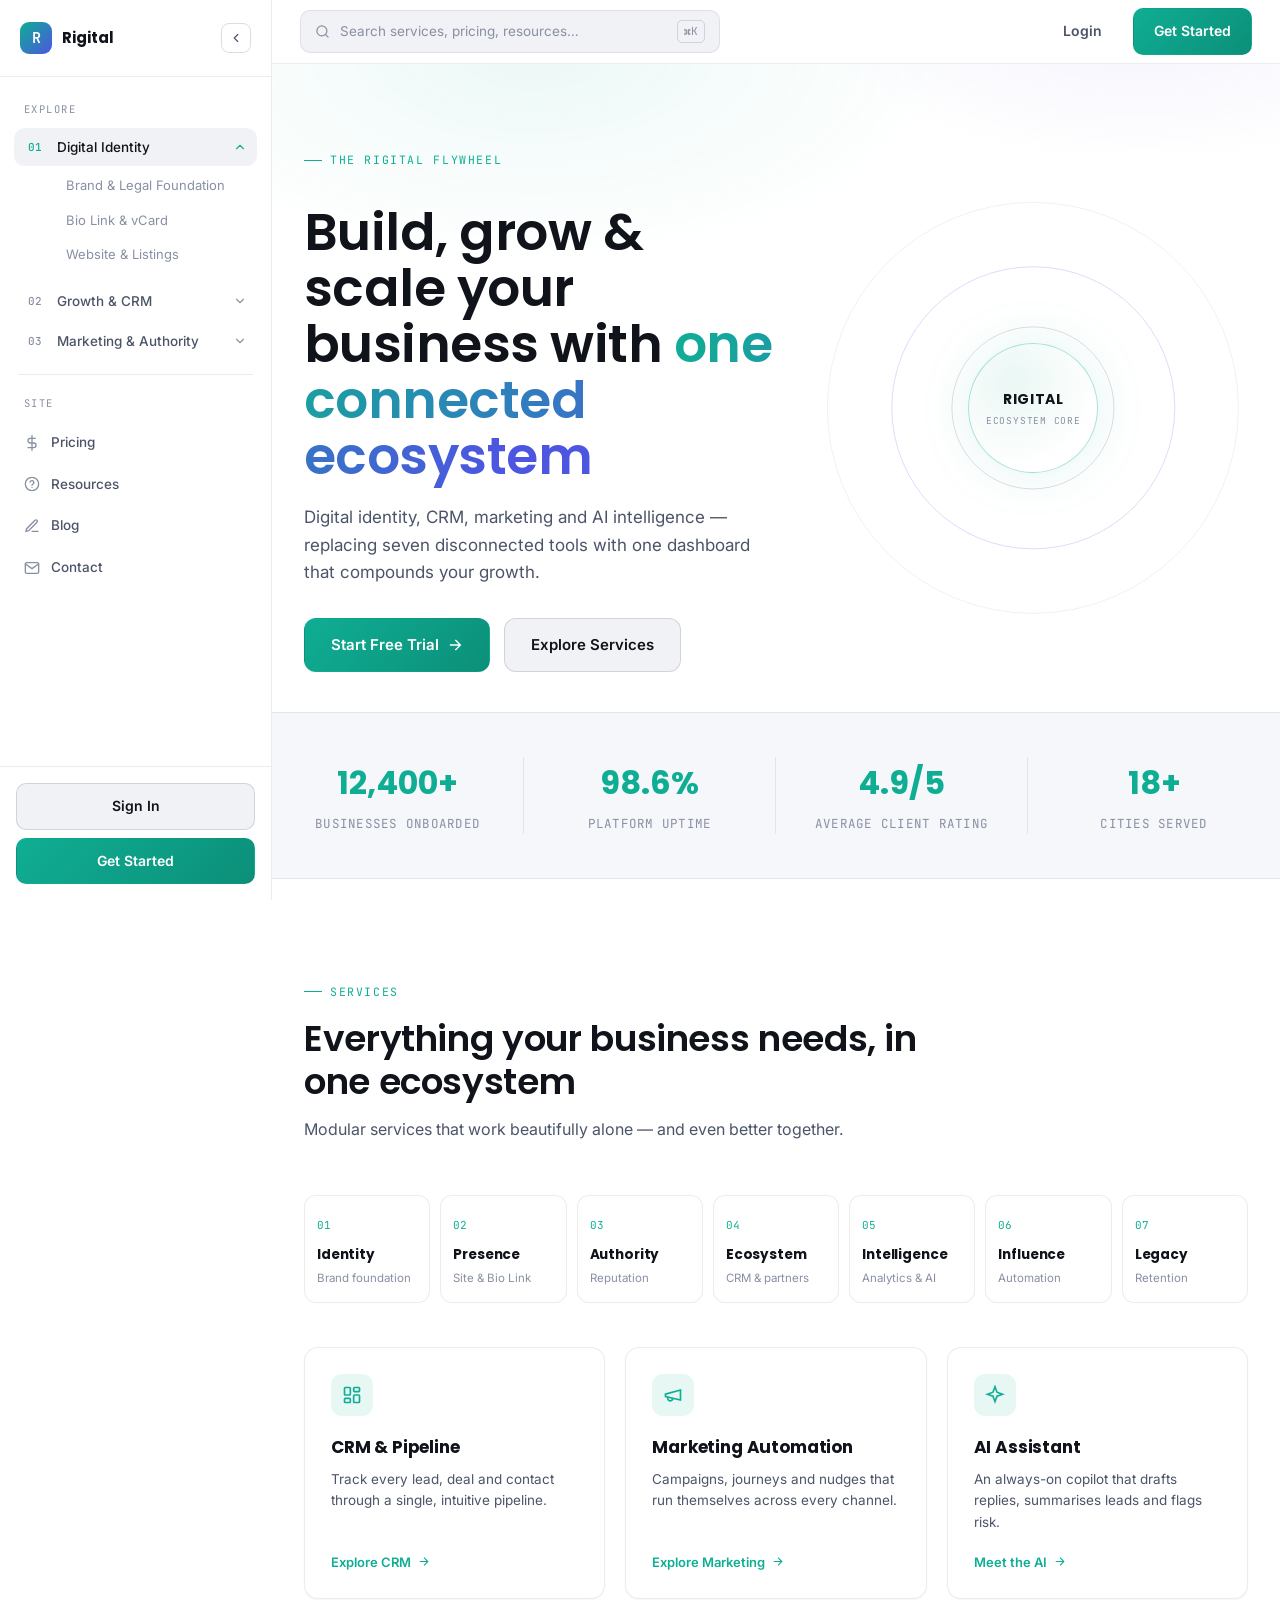
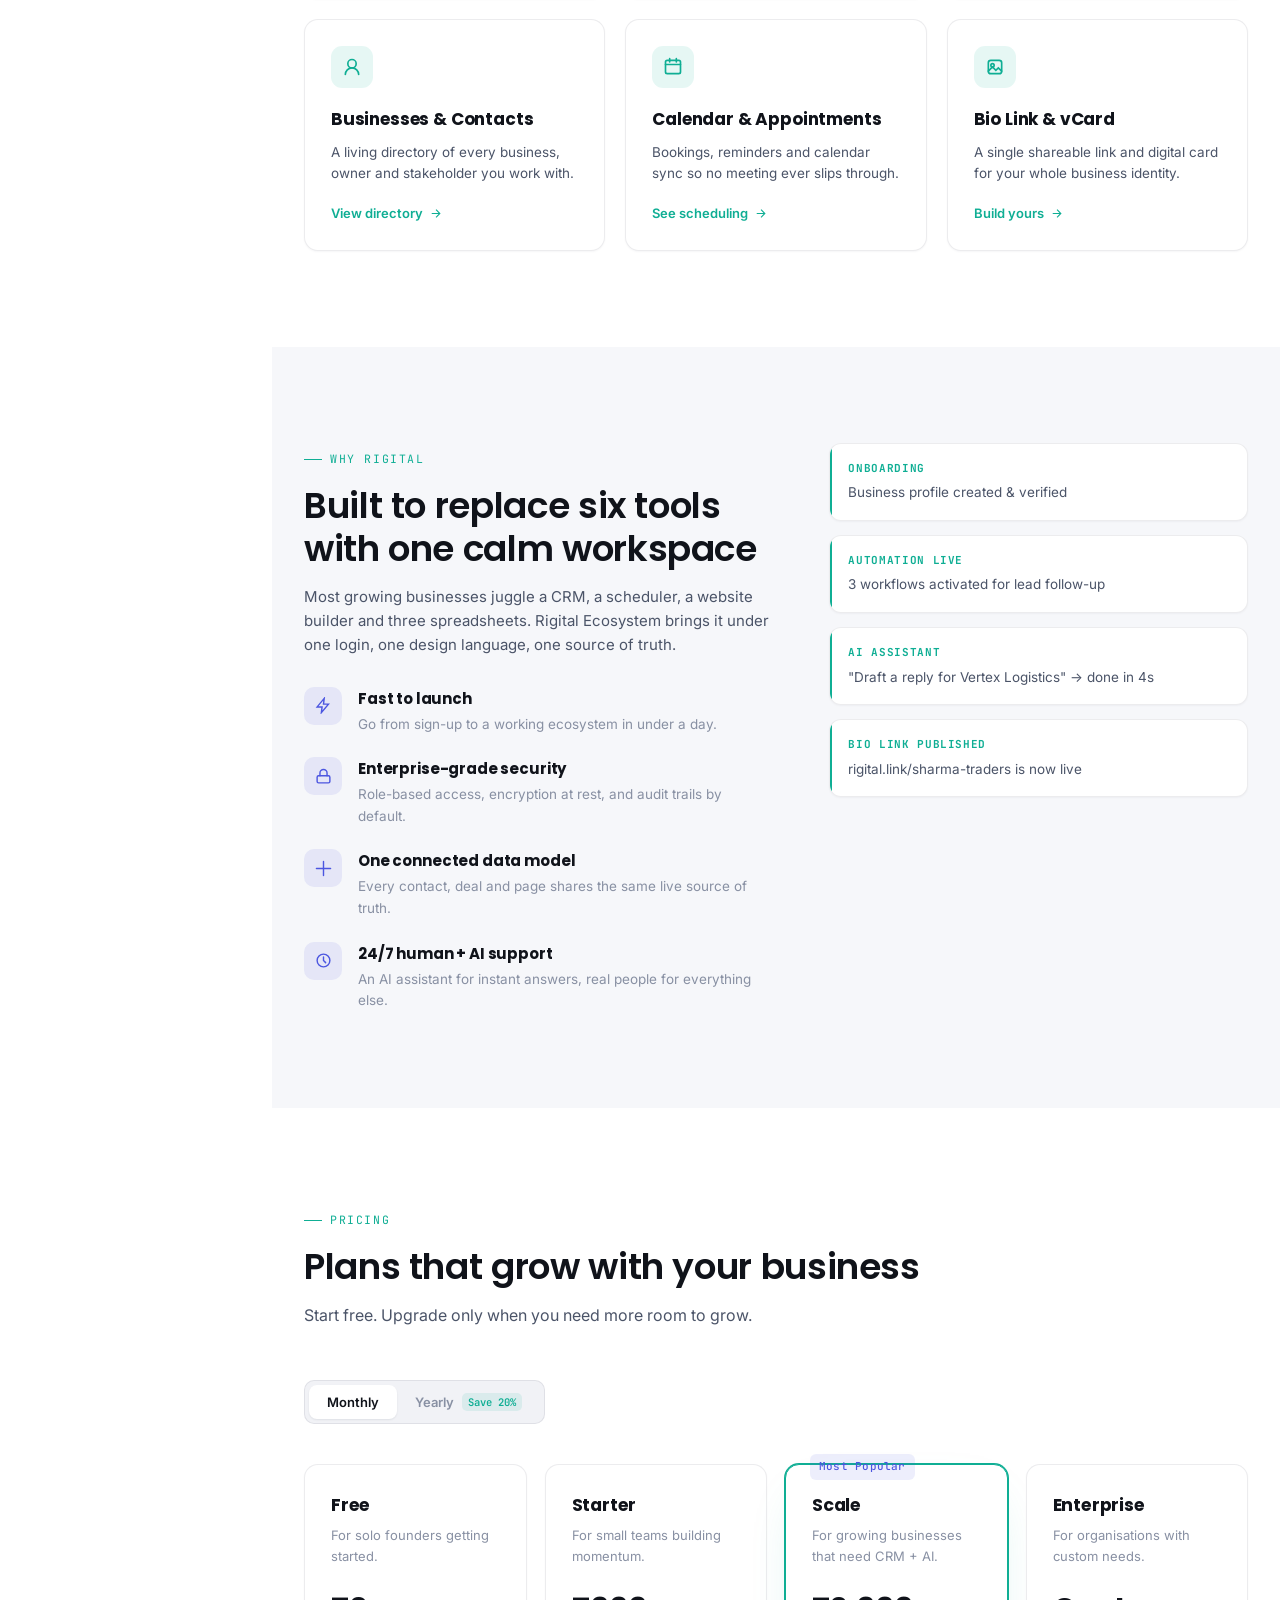
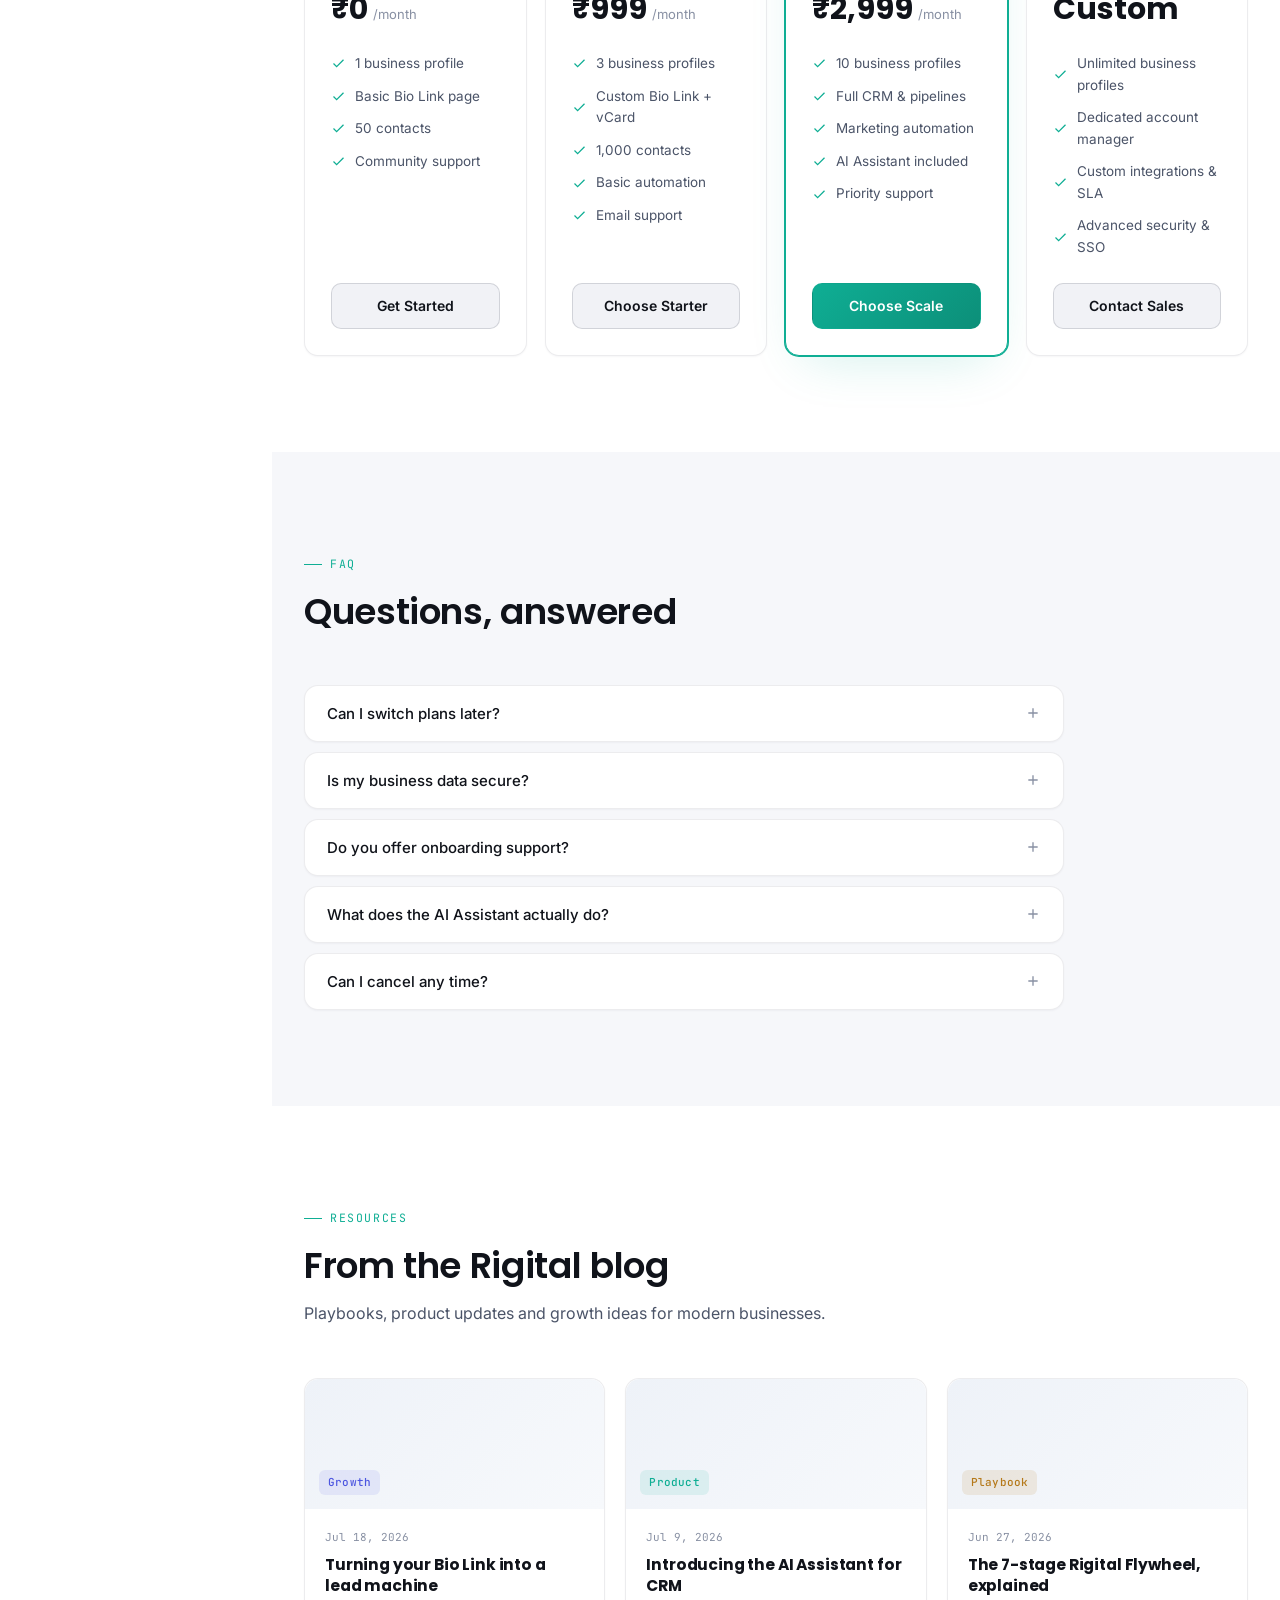
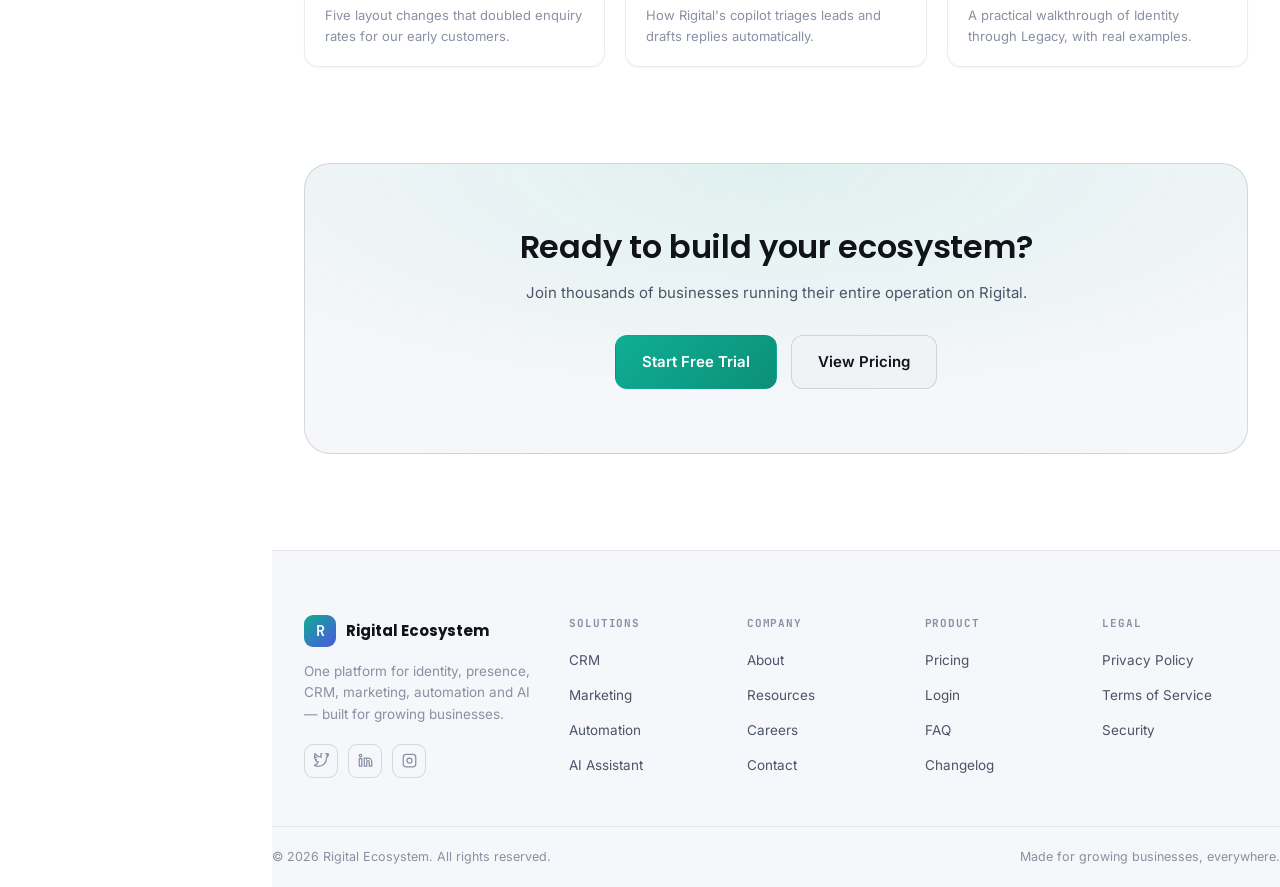
<file: index.html>
<!DOCTYPE html>
<html lang="en">
<head>
<meta charset="UTF-8" />
<meta name="viewport" content="width=device-width, initial-scale=1.0" />
<title>Rigital Ecosystem — One Platform. Infinite Possibilities.</title>
<meta name="description" content="Rigital Ecosystem is the all-in-one business operating platform — identity, CRM, marketing, automation and AI, unified." />

<link rel="preconnect" href="https://fonts.googleapis.com">
<link href="https://fonts.googleapis.com/css2?family=Inter:wght@400;500;600;700&family=Poppins:wght@500;600;700;800&family=JetBrains+Mono:wght@400;500&display=swap" rel="stylesheet">

<style>
/* ============ TOKENS ============ */
:root{
  --bg:            #ffffff;
  --bg-soft:       #f6f7fa;
  --panel:         #ffffff;
  --panel-2:       #f1f2f6;
  --card:          #ffffff;
  --card-hover:    #f7f8fb;
  --border:        rgba(15,23,42,0.08);
  --border-strong: rgba(15,23,42,0.14);
  --text:          #10131a;
  --text-dim:      #4b5468;
  --text-mute:     #8890a3;
  --teal:          #0fae94;
  --teal-dim:      rgba(15,174,148,0.10);
  --indigo:        #4c56e0;
  --indigo-dim:    rgba(76,86,224,0.10);
  --amber:         #b5791a;
  --danger:        #e0433f;

  --font-display:  'Poppins', 'Inter', sans-serif;
  --font-body:     'Inter', sans-serif;
  --font-mono:     'JetBrains Mono', monospace;

  --radius-sm: 8px;
  --radius-md: 14px;
  --radius-lg: 22px;
  --sidebar-w: 272px;
  --topbar-h: 64px;
}

*{box-sizing:border-box; margin:0; padding:0;}
html{scroll-behavior:smooth;}
body{
  background:var(--bg);
  color:var(--text);
  font-family:var(--font-body);
  font-size:15px;
  line-height:1.6;
  -webkit-font-smoothing:antialiased;
}
img{max-width:100%; display:block;}
a{color:inherit; text-decoration:none;}
ul{list-style:none;}
button{font-family:inherit; cursor:pointer; background:none; border:none; color:inherit;}
svg{display:block;}
.container{max-width:1180px; margin:0 auto; padding:0 32px;}

@media (prefers-reduced-motion: reduce){
  *{animation-duration:0.001ms !important; animation-iteration-count:1 !important; transition-duration:0.001ms !important;}
}

::selection{background:var(--teal); color:#ffffff;}
::-webkit-scrollbar{width:10px; height:10px;}
::-webkit-scrollbar-track{background:var(--bg);}
::-webkit-scrollbar-thumb{background:#dfe2ea; border-radius:10px;}
::-webkit-scrollbar-thumb:hover{background:#cbd0dc;}

/* ============ BUTTONS ============ */
.btn{
  display:inline-flex; align-items:center; justify-content:center; gap:8px;
  padding:11px 20px; border-radius:10px; font-weight:600; font-size:14px;
  border:1px solid transparent; transition:all .18s ease; white-space:nowrap;
}
.btn svg{width:16px; height:16px;}
.btn-primary{
  background:linear-gradient(135deg, var(--teal), #0c8f79);
  color:#ffffff;
  box-shadow:0 0 0 0 rgba(15,174,148,0.0);
}
.btn-primary:hover{ box-shadow:0 6px 24px -6px rgba(15,174,148,0.35); transform:translateY(-1px); }
.btn-secondary{
  background:var(--panel-2); color:var(--text); border:1px solid var(--border-strong);
}
.btn-secondary:hover{ border-color:var(--teal); color:var(--teal); }
.btn-ghost{ color:var(--text-dim); }
.btn-ghost:hover{ color:var(--text); }
.btn-lg{ padding:14px 26px; font-size:15px; border-radius:12px; }
.btn-block{ width:100%; }
.btn-icon{ padding:9px; border-radius:8px; }

/* ============ APP SHELL ============ */
.app-shell{ display:flex; min-height:100vh; }

/* ---- Sidebar ---- */
.sidebar{
  width:var(--sidebar-w); flex-shrink:0;
  background:var(--panel);
  border-right:1px solid var(--border);
  display:flex; flex-direction:column;
  position:sticky; top:0; height:100vh;
  transition:width .22s ease;
}
.sidebar.collapsed{ width:80px; }
.sidebar.collapsed .side-label,
.sidebar.collapsed .side-group h6,
.sidebar.collapsed .side-link span,
.sidebar.collapsed .logo-text,
.sidebar.collapsed .side-chevron,
.sidebar.collapsed .side-group-items{ display:none; }
.sidebar.collapsed .side-toggle svg{ transform:rotate(180deg); }
.sidebar.collapsed .side-link{ justify-content:center; }
.sidebar.collapsed .side-cta .btn span{ display:none; }

.side-head{
  display:flex; align-items:center; justify-content:space-between;
  padding:22px 20px; border-bottom:1px solid var(--border);
}
.logo{ display:flex; align-items:center; gap:10px; font-family:var(--font-display); font-weight:700; font-size:15px; color:var(--text); }
.logo-mark{
  width:32px; height:32px; border-radius:9px; flex-shrink:0;
  background:linear-gradient(135deg, var(--teal), var(--indigo));
  display:flex; align-items:center; justify-content:center;
  font-family:var(--font-mono); font-weight:600; color:#ffffff; font-size:15px;
}
.side-toggle{
  width:30px; height:30px; border-radius:8px; border:1px solid var(--border-strong);
  display:flex; align-items:center; justify-content:center; color:var(--text-dim);
  flex-shrink:0;
}
.side-toggle:hover{ color:var(--teal); border-color:var(--teal); }
.side-toggle svg{ width:14px; height:14px; transition:transform .2s ease; }

.side-scroll{ flex:1; overflow-y:auto; padding:18px 14px; }
.side-label{
  font-family:var(--font-mono); font-size:10.5px; letter-spacing:.14em; text-transform:uppercase;
  color:var(--text-mute); padding:6px 10px 10px;
}
.side-group{ margin-bottom:2px; border-radius:10px; overflow:hidden; }
.side-group-btn{
  width:100%; display:flex; align-items:center; gap:11px; padding:11px 10px;
  border-radius:10px; color:var(--text-dim); font-size:13.5px; font-weight:500;
  transition:background .15s ease, color .15s ease;
}
.side-group-btn:hover{ background:var(--panel-2); color:var(--text); }
.side-group.open .side-group-btn{ background:var(--panel-2); color:var(--text); }
.side-num{
  font-family:var(--font-mono); font-size:11px; color:var(--text-mute);
  width:22px; flex-shrink:0;
}
.side-group.open .side-num{ color:var(--teal); }
.side-group-btn h6{ flex:1; text-align:left; font-family:var(--font-body); font-weight:500; font-size:13.5px; }
.side-chevron{ width:14px; height:14px; color:var(--text-mute); transition:transform .2s ease; flex-shrink:0; }
.side-group.open .side-chevron{ transform:rotate(180deg); color:var(--teal); }

.side-group-items{
  max-height:0; overflow:hidden; transition:max-height .25s ease;
  padding-left:42px; display:flex; flex-direction:column;
}
.side-group.open .side-group-items{ max-height:220px; padding-top:2px; padding-bottom:8px; }
.side-group-items a{
  padding:7px 10px; font-size:13px; color:var(--text-mute); border-radius:7px;
  transition:color .15s ease, background .15s ease;
}
.side-group-items a:hover{ color:var(--teal); background:var(--teal-dim); }

.side-divider{ height:1px; background:var(--border); margin:14px 4px; }

.side-link{
  display:flex; align-items:center; gap:11px; padding:10px 10px; border-radius:10px;
  color:var(--text-dim); font-size:13.5px; font-weight:500;
}
.side-link:hover{ background:var(--panel-2); color:var(--text); }
.side-link svg{ width:16px; height:16px; flex-shrink:0; color:var(--text-mute); }
.side-link:hover svg{ color:var(--teal); }

.side-foot{ padding:16px; border-top:1px solid var(--border); display:flex; flex-direction:column; gap:8px; }

/* ---- Main ---- */
.main{ flex:1; min-width:0; }
.topbar{
  height:var(--topbar-h); display:flex; align-items:center; gap:16px;
  padding:0 28px; border-bottom:1px solid var(--border);
  position:sticky; top:0; z-index:20; background:rgba(255,255,255,0.85); backdrop-filter:blur(10px);
}
.mobile-toggle{ display:none; }
.top-search{
  flex:1; max-width:420px; display:flex; align-items:center; gap:10px;
  background:var(--panel-2); border:1px solid var(--border); border-radius:10px;
  padding:9px 14px; color:var(--text-mute); font-size:13.5px;
}
.top-search svg{ width:15px; height:15px; flex-shrink:0; }
.top-search kbd{
  margin-left:auto; font-family:var(--font-mono); font-size:11px; color:var(--text-mute);
  border:1px solid var(--border-strong); border-radius:5px; padding:2px 6px;
}
.top-actions{ margin-left:auto; display:flex; align-items:center; gap:10px; }

/* ============ SECTION HELPERS ============ */
.section{ padding:96px 0; }
.section-alt{ background:var(--bg-soft); }
.section-head{ max-width:640px; margin-bottom:52px; }
.eyebrow{
  display:inline-flex; align-items:center; gap:8px;
  font-family:var(--font-mono); font-size:11.5px; letter-spacing:.14em; text-transform:uppercase;
  color:var(--teal); margin-bottom:16px;
}
.eyebrow::before{ content:''; width:18px; height:1px; background:var(--teal); }
h1,h2,h3,h4{ font-family:var(--font-display); color:var(--text); letter-spacing:-0.01em; }
h2{ font-size:36px; font-weight:600; line-height:1.2; margin-bottom:14px; }
.section-head p{ color:var(--text-dim); font-size:16px; }
.text-muted{ color:var(--text-dim); }
.grad-text{
  background:linear-gradient(100deg, var(--teal), var(--indigo) 85%);
  -webkit-background-clip:text; background-clip:text; color:transparent;
}
.card{
  background:var(--card); border:1px solid var(--border); border-radius:var(--radius-md);
  box-shadow:0 1px 2px rgba(15,23,42,0.04);
}
.card-hover{ transition:transform .2s ease, border-color .2s ease, background .2s ease, box-shadow .2s ease; }
.card-hover:hover{ transform:translateY(-3px); border-color:var(--border-strong); background:var(--card-hover); box-shadow:0 10px 24px -12px rgba(15,23,42,0.12); }
.badge{
  display:inline-flex; align-items:center; font-family:var(--font-mono); font-size:11px;
  padding:4px 9px; border-radius:6px; font-weight:500; letter-spacing:.02em;
}
.badge-success{ background:rgba(15,174,148,0.10); color:var(--teal); }
.badge-blue{ background:var(--indigo-dim); color:var(--indigo); }
.badge-warning{ background:rgba(181,121,26,0.12); color:var(--amber); }

[data-reveal]{ opacity:0; transform:translateY(18px); transition:opacity .6s ease, transform .6s ease; }
[data-reveal].in{ opacity:1; transform:translateY(0); }

/* ============ HERO ============ */
.hero{ position:relative; padding:80px 0 40px; overflow:hidden; }
.hero::before{
  content:''; position:absolute; inset:-20% -10% auto -10%; height:600px;
  background:radial-gradient(50% 50% at 30% 20%, rgba(15,174,148,0.08), transparent 70%),
             radial-gradient(40% 40% at 80% 10%, rgba(76,86,224,0.08), transparent 70%);
  pointer-events:none;
}
.hero-grid{ display:grid; grid-template-columns:1.05fr 0.95fr; gap:40px; align-items:center; position:relative; }
.hero-content h1{ font-size:52px; font-weight:600; line-height:1.08; margin:18px 0 20px; }
.hero-content .lead{ color:var(--text-dim); font-size:17px; max-width:480px; margin-bottom:32px; }
.hero-actions{ display:flex; gap:14px; flex-wrap:wrap; }

/* ---- Orbit signature ---- */
.orbit-wrap{
  position:relative; width:100%; aspect-ratio:1/1; max-width:560px; margin:0 auto;
}
.orbit-ring{
  position:absolute; top:50%; left:50%; border-radius:50%;
  border:1px solid var(--border-strong); transform:translate(-50%,-50%);
}
.orbit-ring.r1{ width:38%; height:38%; }
.orbit-ring.r2{ width:66%; height:66%; border-color:rgba(76,86,224,0.20); }
.orbit-ring.r3{ width:96%; height:96%; border-color:rgba(15,23,42,0.06); }
.orbit-spin{ position:absolute; inset:0; animation:orbit-rotate 60s linear infinite; }
.orbit-spin.rev{ animation-direction:reverse; animation-duration:80s; }
@keyframes orbit-rotate{ to{ transform:rotate(360deg); } }

.orbit-core{
  position:absolute; top:50%; left:50%; transform:translate(-50%,-50%);
  width:130px; height:130px; border-radius:50%;
  background:radial-gradient(circle at 35% 30%, #eaf7f4, #ffffff 70%);
  border:1px solid rgba(15,174,148,0.35);
  display:flex; flex-direction:column; align-items:center; justify-content:center;
  box-shadow:0 0 60px -10px rgba(15,174,148,0.18);
  text-align:center; z-index:3;
}
.orbit-core strong{ font-family:var(--font-display); font-size:14px; letter-spacing:.04em; }
.orbit-core span{ font-family:var(--font-mono); font-size:9.5px; color:var(--text-mute); margin-top:3px; text-transform:uppercase; letter-spacing:.08em; }

.orbit-node{
  position:absolute; top:50%; left:50%; width:44px; height:44px; border-radius:50%;
  background:var(--panel-2); border:1px solid var(--border-strong);
  display:flex; align-items:center; justify-content:center;
  font-family:var(--font-mono); font-size:11px; color:var(--text-dim);
  transform-origin:0 0; animation:node-counter 60s linear infinite; cursor:default;
  transition:border-color .18s ease, color .18s ease, transform .18s ease;
}
.orbit-node:hover{ border-color:var(--teal); color:var(--teal); z-index:5; }
.orbit-spin.rev .orbit-node{ animation-name:node-counter-rev; animation-duration:80s; }
@keyframes node-counter{ from{ transform: var(--pos) rotate(0deg);} to{ transform: var(--pos) rotate(-360deg);} }
@keyframes node-counter-rev{ from{ transform: var(--pos) rotate(0deg);} to{ transform: var(--pos) rotate(360deg);} }

.orbit-node .tip{
  position:absolute; bottom:calc(100% + 10px); left:50%; transform:translateX(-50%);
  background:var(--panel); border:1px solid var(--border-strong); border-radius:8px;
  padding:8px 11px; width:150px; opacity:0; pointer-events:none; transition:opacity .15s ease;
  font-family:var(--font-body); text-align:left; box-shadow:0 10px 24px -10px rgba(15,23,42,0.18);
}
.orbit-node:hover .tip{ opacity:1; }
.tip b{ display:block; font-size:12px; color:var(--text); font-family:var(--font-display); }
.tip small{ display:block; font-size:11px; color:var(--text-mute); margin-top:2px; line-height:1.4; }

/* ============ STATS ============ */
.stats{ border-top:1px solid var(--border); border-bottom:1px solid var(--border); background:var(--bg-soft); }
.stats-grid{ display:grid; grid-template-columns:repeat(4,1fr); padding:44px 0; }
.stats-grid > div{ text-align:center; border-right:1px solid var(--border); }
.stats-grid > div:last-child{ border-right:none; }
.stat-num{ font-family:var(--font-display); font-size:32px; font-weight:700; color:var(--teal); }
.stat-label{ color:var(--text-mute); font-size:12.5px; margin-top:6px; font-family:var(--font-mono); letter-spacing:.02em; }

/* ============ FLYWHEEL (list variant, used within services intro) ============ */
.fw-strip{ display:grid; grid-template-columns:repeat(7,1fr); gap:10px; margin-top:44px; }
.fw-cell{
  border:1px solid var(--border); border-radius:12px; padding:16px 12px; background:var(--card);
  transition:border-color .18s ease, transform .18s ease;
}
.fw-cell:hover{ border-color:var(--teal); transform:translateY(-3px); }
.fw-cell .fw-num{ font-family:var(--font-mono); font-size:11px; color:var(--teal); }
.fw-cell h4{ font-size:13.5px; margin:8px 0 4px; }
.fw-cell p{ font-size:11.5px; color:var(--text-mute); line-height:1.4; }

/* ============ SERVICES ============ */
.services-grid{ display:grid; grid-template-columns:repeat(3,1fr); gap:20px; }
.service-card{ padding:26px; display:flex; flex-direction:column; }
.service-icon{
  width:42px; height:42px; border-radius:11px; display:flex; align-items:center; justify-content:center;
  background:var(--teal-dim); color:var(--teal); margin-bottom:18px;
}
.service-card h3{ font-size:17px; margin-bottom:8px; }
.service-card p{ color:var(--text-dim); font-size:13.5px; margin-bottom:18px; flex:1; }
.service-link{ display:inline-flex; align-items:center; gap:6px; font-size:13px; font-weight:600; color:var(--teal); }
.service-link svg{ width:13px; height:13px; transition:transform .15s ease; }
.service-card:hover .service-link svg{ transform:translateX(3px); }

/* ============ WHY ============ */
.why-grid{ display:grid; grid-template-columns:1fr 0.9fr; gap:60px; align-items:start; }
.why-list{ margin-top:30px; display:flex; flex-direction:column; gap:22px; }
.why-item{ display:flex; gap:16px; }
.why-icon{
  width:38px; height:38px; border-radius:10px; flex-shrink:0;
  background:var(--indigo-dim); color:var(--indigo);
  display:flex; align-items:center; justify-content:center;
}
.why-item h4{ font-size:15px; margin-bottom:3px; }
.why-item p{ font-size:13.5px; color:var(--text-mute); }
.why-visual{ display:flex; flex-direction:column; gap:14px; }
.mini-card{
  background:var(--card); border:1px solid var(--border); border-radius:12px; padding:16px 18px;
  position:relative; overflow:hidden; box-shadow:0 1px 2px rgba(15,23,42,0.04);
}
.mini-card::before{ content:''; position:absolute; left:0; top:0; bottom:0; width:2px; background:var(--teal); }
.mini-card h5{ font-family:var(--font-mono); font-size:11px; color:var(--teal); text-transform:uppercase; letter-spacing:.06em; margin-bottom:5px; }
.mini-card p{ font-size:13.5px; color:var(--text-dim); }

/* ============ PRICING ============ */
.pricing-toggle{ display:inline-flex; background:var(--panel-2); border:1px solid var(--border); border-radius:10px; padding:4px; margin-bottom:40px; }
.pricing-toggle button{ padding:8px 18px; border-radius:8px; font-size:13px; font-weight:600; color:var(--text-mute); display:flex; align-items:center; gap:8px; }
.pricing-toggle button.active{ background:var(--card); color:var(--text); box-shadow:0 1px 2px rgba(15,23,42,0.08); }
.save-tag{ background:var(--teal-dim); color:var(--teal); font-size:10.5px; padding:2px 6px; border-radius:5px; font-family:var(--font-mono); }
.pricing-grid{ display:grid; grid-template-columns:repeat(4,1fr); gap:18px; }
.price-card{ padding:26px; display:flex; flex-direction:column; position:relative; }
.price-card.featured{ border-color:var(--teal); box-shadow:0 0 0 1px var(--teal), 0 20px 50px -20px rgba(15,174,148,0.20); }
.price-card.featured .badge{ position:absolute; top:-11px; left:24px; }
.plan-desc{ color:var(--text-mute); font-size:13px; margin:6px 0 18px; min-height:34px; }
.price-amount{ display:flex; align-items:baseline; gap:5px; margin-bottom:20px; }
.amt{ font-family:var(--font-display); font-size:30px; font-weight:700; }
.price-per{ color:var(--text-mute); font-size:13px; }
.price-features{ display:flex; flex-direction:column; gap:11px; margin-bottom:24px; flex:1; }
.price-features li{ display:flex; align-items:center; gap:9px; font-size:13.5px; color:var(--text-dim); }
.price-features svg{ width:15px; height:15px; color:var(--teal); flex-shrink:0; }

/* ============ FAQ ============ */
.faq-list{ display:flex; flex-direction:column; gap:10px; max-width:760px; }
.faq-item{ overflow:hidden; }
.faq-q{ width:100%; display:flex; align-items:center; justify-content:space-between; padding:18px 22px; font-size:15px; font-weight:500; text-align:left; }
.faq-q svg{ width:16px; height:16px; color:var(--text-mute); transition:transform .2s ease; flex-shrink:0; }
.faq-item.open .faq-q svg{ transform:rotate(45deg); color:var(--teal); }
.faq-a{ max-height:0; overflow:hidden; transition:max-height .25s ease; }
.faq-item.open .faq-a{ max-height:200px; }
.faq-a-inner{ padding:0 22px 20px; color:var(--text-dim); font-size:14px; }

/* ============ BLOG ============ */
.blog-grid{ display:grid; grid-template-columns:repeat(3,1fr); gap:20px; }
.blog-thumb{ height:130px; border-radius:var(--radius-md) var(--radius-md) 0 0; background:linear-gradient(135deg, #eef2f8, #f7f9fc); display:flex; align-items:flex-end; padding:14px; }
.blog-body{ padding:20px; }
.blog-date{ font-family:var(--font-mono); font-size:11px; color:var(--text-mute); margin-bottom:8px; }
.blog-body h3{ font-size:15.5px; margin-bottom:8px; line-height:1.35; }
.blog-body p{ font-size:13px; color:var(--text-mute); }

/* ============ CTA ============ */
.cta-section{ padding:0 0 96px; }
.cta-box{
  border-radius:26px; padding:64px 40px; text-align:center;
  background:radial-gradient(120% 140% at 50% 0%, rgba(15,174,148,0.10), transparent 60%), var(--bg-soft);
  border:1px solid var(--border-strong); position:relative; overflow:hidden;
}
.cta-box h2{ font-size:32px; }
.cta-box p{ color:var(--text-dim); margin-bottom:30px; }
.cta-box .hero-actions{ justify-content:center; }

/* ============ FOOTER ============ */
.footer{ background:var(--bg-soft); border-top:1px solid var(--border); padding:64px 0 0; }
.footer-grid{ display:grid; grid-template-columns:1.6fr repeat(4,1fr); gap:32px; padding-bottom:48px; }
.footer-brand p{ color:var(--text-mute); font-size:13.5px; margin:14px 0 18px; max-width:280px; }
.footer-social{ display:flex; gap:10px; }
.footer-social a{ width:34px; height:34px; border-radius:9px; border:1px solid var(--border-strong); display:flex; align-items:center; justify-content:center; color:var(--text-mute); }
.footer-social a svg{ width:15px; height:15px; }
.footer-social a:hover{ color:var(--teal); border-color:var(--teal); }
.footer h5{ font-family:var(--font-mono); font-size:11px; text-transform:uppercase; letter-spacing:.08em; color:var(--text-mute); margin-bottom:16px; }
.footer ul{ display:flex; flex-direction:column; gap:11px; }
.footer ul a{ color:var(--text-dim); font-size:13.5px; }
.footer ul a:hover{ color:var(--teal); }
.footer-bottom{ border-top:1px solid var(--border); padding:20px 0; display:flex; justify-content:space-between; color:var(--text-mute); font-size:12.5px; }

/* ============ RESPONSIVE ============ */
@media (max-width:1024px){
  .hero-grid{ grid-template-columns:1fr; }
  .why-grid{ grid-template-columns:1fr; }
  .services-grid{ grid-template-columns:repeat(2,1fr); }
  .pricing-grid{ grid-template-columns:repeat(2,1fr); }
  .blog-grid{ grid-template-columns:repeat(1,1fr); }
  .fw-strip{ grid-template-columns:repeat(4,1fr); }
  .footer-grid{ grid-template-columns:repeat(3,1fr); }
}
@media (max-width:820px){
  .sidebar{ position:fixed; left:0; top:0; z-index:60; transform:translateX(-100%); transition:transform .25s ease; }
  .sidebar.mobile-open{ transform:translateX(0); box-shadow:20px 0 60px rgba(15,23,42,0.15); }
  .mobile-toggle{ display:flex; }
  .stats-grid{ grid-template-columns:repeat(2,1fr); }
  .stats-grid > div:nth-child(2){ border-right:none; }
  .services-grid{ grid-template-columns:1fr; }
  .pricing-grid{ grid-template-columns:1fr; }
  .fw-strip{ grid-template-columns:repeat(2,1fr); }
  .hero-content h1{ font-size:38px; }
  .footer-grid{ grid-template-columns:repeat(2,1fr); }
  .top-search{ display:none; }
  .container{ padding:0 20px; }
  .section{ padding:64px 0; }
}
.sidebar-overlay{ display:none; }
.sidebar-overlay.show{ display:block; position:fixed; inset:0; background:rgba(15,23,42,0.35); z-index:55; }
</style>
</head>
<body>

<div class="sidebar-overlay" id="sidebarOverlay"></div>

<div class="app-shell">

  <!-- ================= SIDEBAR ================= -->
  <aside class="sidebar" id="sidebar">
    <div class="side-head">
      <a href="index.html" class="logo"><span class="logo-mark">R</span><span class="logo-text">Rigital</span></a>
      <button class="side-toggle" id="sideCollapseBtn" aria-label="Collapse sidebar">
        <svg viewBox="0 0 24 24" fill="none" stroke="currentColor" stroke-width="2" stroke-linecap="round"><polyline points="15 18 9 12 15 6"/></svg>
      </button>
    </div>

    <div class="side-scroll">
      <div class="side-label">Explore</div>

      <div class="side-group open">
        <button class="side-group-btn">
          <span class="side-num">01</span>
          <h6>Digital Identity</h6>
          <svg class="side-chevron" viewBox="0 0 24 24" fill="none" stroke="currentColor" stroke-width="2" stroke-linecap="round"><polyline points="6 9 12 15 18 9"/></svg>
        </button>
        <div class="side-group-items">
          <a href="#identity">Brand &amp; Legal Foundation</a>
          <a href="#bio-link">Bio Link &amp; vCard</a>
          <a href="#services">Website &amp; Listings</a>
        </div>
      </div>

      <div class="side-group">
        <button class="side-group-btn">
          <span class="side-num">02</span>
          <h6>Growth &amp; CRM</h6>
          <svg class="side-chevron" viewBox="0 0 24 24" fill="none" stroke="currentColor" stroke-width="2" stroke-linecap="round"><polyline points="6 9 12 15 18 9"/></svg>
        </button>
        <div class="side-group-items">
          <a href="#crm">CRM &amp; Pipeline</a>
          <a href="#contacts">Businesses &amp; Contacts</a>
          <a href="#calendar">Calendar &amp; Appointments</a>
        </div>
      </div>

      <div class="side-group">
        <button class="side-group-btn">
          <span class="side-num">03</span>
          <h6>Marketing &amp; Authority</h6>
          <svg class="side-chevron" viewBox="0 0 24 24" fill="none" stroke="currentColor" stroke-width="2" stroke-linecap="round"><polyline points="6 9 12 15 18 9"/></svg>
        </button>
        <div class="side-group-items">
          <a href="#marketing">Marketing Automation</a>
          <a href="#ai-assistant">AI Assistant</a>
          <a href="#blog">Content &amp; Reputation</a>
        </div>
      </div>

      <div class="side-divider"></div>
      <div class="side-label">Site</div>

      <a class="side-link" href="#pricing">
        <svg viewBox="0 0 24 24" fill="none" stroke="currentColor" stroke-width="2" stroke-linecap="round"><line x1="12" y1="1" x2="12" y2="23"/><path d="M17 5H9.5a3.5 3.5 0 0 0 0 7h5a3.5 3.5 0 0 1 0 7H6"/></svg>
        <span>Pricing</span>
      </a>
      <a class="side-link" href="#faq">
        <svg viewBox="0 0 24 24" fill="none" stroke="currentColor" stroke-width="2" stroke-linecap="round"><circle cx="12" cy="12" r="10"/><path d="M9.09 9a3 3 0 0 1 5.83 1c0 2-3 2-3 4"/><line x1="12" y1="17" x2="12.01" y2="17"/></svg>
        <span>Resources</span>
      </a>
      <a class="side-link" href="#blog">
        <svg viewBox="0 0 24 24" fill="none" stroke="currentColor" stroke-width="2" stroke-linecap="round"><path d="M12 20h9"/><path d="M16.5 3.5a2.1 2.1 0 0 1 3 3L7 19l-4 1 1-4 12.5-12.5z"/></svg>
        <span>Blog</span>
      </a>
      <a class="side-link" href="#footer-contact">
        <svg viewBox="0 0 24 24" fill="none" stroke="currentColor" stroke-width="2" stroke-linecap="round"><path d="M4 4h16v16H4z" opacity="0"/><path d="M22 6l-10 7L2 6"/><rect x="2" y="4" width="20" height="16" rx="2"/></svg>
        <span>Contact</span>
      </a>
    </div>

    <div class="side-foot">
      <a href="signin.html" class="btn btn-secondary btn-block"><span>Sign In</span></a>
      <a href="signup.html" class="btn btn-primary btn-block"><span>Get Started</span></a>
    </div>
  </aside>

  <!-- ================= MAIN ================= -->
  <div class="main">

    <div class="topbar">
      <button class="btn btn-icon btn-secondary mobile-toggle" id="mobileToggle" aria-label="Open menu">
        <svg width="16" height="16" viewBox="0 0 24 24" fill="none" stroke="currentColor" stroke-width="2" stroke-linecap="round"><line x1="3" y1="6" x2="21" y2="6"/><line x1="3" y1="12" x2="21" y2="12"/><line x1="3" y1="18" x2="21" y2="18"/></svg>
      </button>
      <div class="top-search">
        <svg viewBox="0 0 24 24" fill="none" stroke="currentColor" stroke-width="2" stroke-linecap="round"><circle cx="11" cy="11" r="8"/><line x1="21" y1="21" x2="16.65" y2="16.65"/></svg>
        Search services, pricing, resources…
        <kbd>⌘K</kbd>
      </div>
      <div class="top-actions">
        <a href="signin.html" class="btn btn-ghost">Login</a>
        <a href="signup.html" class="btn btn-primary">Get Started</a>
      </div>
    </div>

    <!-- ================= HERO ================= -->
    <section class="hero">
      <div class="container hero-grid">
        <div class="hero-content">
          <span class="eyebrow">The Rigital Flywheel</span>
          <h1>Build, grow &amp; scale your business with <span class="grad-text">one connected ecosystem</span></h1>
          <p class="lead">Digital identity, CRM, marketing and AI intelligence — replacing seven disconnected tools with one dashboard that compounds your growth.</p>
          <div class="hero-actions">
            <a href="signup.html" class="btn btn-primary btn-lg">
              Start Free Trial
              <svg viewBox="0 0 24 24" fill="none" stroke="currentColor" stroke-width="2" stroke-linecap="round"><path d="M5 12h14M13 5l7 7-7 7"/></svg>
            </a>
            <a href="#services" class="btn btn-secondary btn-lg">Explore Services</a>
          </div>
        </div>

        <div class="orbit-wrap" data-reveal>
          <div class="orbit-ring r3"></div>
          <div class="orbit-ring r2"></div>
          <div class="orbit-ring r1"></div>

          <div class="orbit-spin">
            <div class="orbit-node" style="--pos:translate(-50%,-50%) rotate(-70deg) translate(19%) rotate(70deg);">
              01
              <div class="tip"><b>Identity</b><small>Brand, vCard &amp; legal foundation</small></div>
            </div>
            <div class="orbit-node" style="--pos:translate(-50%,-50%) rotate(140deg) translate(19%) rotate(-140deg);">
              02
              <div class="tip"><b>Presence</b><small>Website, Bio Link &amp; listings</small></div>
            </div>
            <div class="orbit-node" style="--pos:translate(-50%,-50%) rotate(-25deg) translate(33%) rotate(25deg);">
              03
              <div class="tip"><b>Authority</b><small>Content &amp; reputation signals</small></div>
            </div>
            <div class="orbit-node" style="--pos:translate(-50%,-50%) rotate(100deg) translate(33%) rotate(-100deg);">
              04
              <div class="tip"><b>Ecosystem</b><small>CRM, contacts &amp; partners</small></div>
            </div>
          </div>

          <div class="orbit-spin rev">
            <div class="orbit-node" style="--pos:translate(-50%,-50%) rotate(20deg) translate(48%) rotate(-20deg);">
              05
              <div class="tip"><b>Intelligence</b><small>Analytics &amp; AI insight</small></div>
            </div>
            <div class="orbit-node" style="--pos:translate(-50%,-50%) rotate(200deg) translate(48%) rotate(-200deg);">
              06
              <div class="tip"><b>Influence</b><small>Marketing &amp; automation</small></div>
            </div>
            <div class="orbit-node" style="--pos:translate(-50%,-50%) rotate(320deg) translate(48%) rotate(-320deg);">
              07
              <div class="tip"><b>Legacy</b><small>Retention &amp; scale-up</small></div>
            </div>
          </div>

          <div class="orbit-core">
            <strong>RIGITAL</strong>
            <span>ecosystem core</span>
          </div>
        </div>
      </div>
    </section>

    <!-- ================= STATS ================= -->
    <section class="stats">
      <div class="container stats-grid">
        <div data-reveal>
          <div class="stat-num" data-count="12400" data-suffix="+">0</div>
          <div class="stat-label">BUSINESSES ONBOARDED</div>
        </div>
        <div data-reveal>
          <div class="stat-num" data-count="98.6" data-suffix="%" data-decimals="1">0</div>
          <div class="stat-label">PLATFORM UPTIME</div>
        </div>
        <div data-reveal>
          <div class="stat-num" data-count="4.9" data-suffix="/5" data-decimals="1">0</div>
          <div class="stat-label">AVERAGE CLIENT RATING</div>
        </div>
        <div data-reveal>
          <div class="stat-num" data-count="18" data-suffix="+">0</div>
          <div class="stat-label">CITIES SERVED</div>
        </div>
      </div>
    </section>

    <!-- ================= SERVICES ================= -->
    <section class="section" id="services">
      <div class="container">
        <div class="section-head" data-reveal>
          <span class="eyebrow">Services</span>
          <h2>Everything your business needs, in one ecosystem</h2>
          <p>Modular services that work beautifully alone — and even better together.</p>
        </div>

        <div class="fw-strip" data-reveal>
          <div class="fw-cell"><span class="fw-num">01</span><h4>Identity</h4><p>Brand foundation</p></div>
          <div class="fw-cell"><span class="fw-num">02</span><h4>Presence</h4><p>Site &amp; Bio Link</p></div>
          <div class="fw-cell"><span class="fw-num">03</span><h4>Authority</h4><p>Reputation</p></div>
          <div class="fw-cell"><span class="fw-num">04</span><h4>Ecosystem</h4><p>CRM &amp; partners</p></div>
          <div class="fw-cell"><span class="fw-num">05</span><h4>Intelligence</h4><p>Analytics &amp; AI</p></div>
          <div class="fw-cell"><span class="fw-num">06</span><h4>Influence</h4><p>Automation</p></div>
          <div class="fw-cell"><span class="fw-num">07</span><h4>Legacy</h4><p>Retention</p></div>
        </div>

        <div class="services-grid" style="margin-top:44px;">
          <div class="card card-hover service-card" id="crm" data-reveal>
            <div class="service-icon"><svg width="20" height="20" viewBox="0 0 24 24" fill="none" stroke="currentColor" stroke-width="2" stroke-linecap="round"><rect x="3" y="3" width="7" height="9" rx="1"/><rect x="14" y="3" width="7" height="5" rx="1"/><rect x="14" y="12" width="7" height="9" rx="1"/><rect x="3" y="16" width="7" height="5" rx="1"/></svg></div>
            <h3>CRM &amp; Pipeline</h3>
            <p>Track every lead, deal and contact through a single, intuitive pipeline.</p>
            <a href="signup.html" class="service-link">Explore CRM <svg viewBox="0 0 24 24" fill="none" stroke="currentColor" stroke-width="2"><path d="M5 12h14M13 5l7 7-7 7"/></svg></a>
          </div>

          <div class="card card-hover service-card" id="marketing" data-reveal>
            <div class="service-icon"><svg width="20" height="20" viewBox="0 0 24 24" fill="none" stroke="currentColor" stroke-width="2" stroke-linecap="round"><path d="M3 11l18-5v12L3 14v-3z"/><path d="M11.6 16.8a3 3 0 1 1-5.8-1.6"/></svg></div>
            <h3>Marketing Automation</h3>
            <p>Campaigns, journeys and nudges that run themselves across every channel.</p>
            <a href="#" class="service-link">Explore Marketing <svg viewBox="0 0 24 24" fill="none" stroke="currentColor" stroke-width="2"><path d="M5 12h14M13 5l7 7-7 7"/></svg></a>
          </div>

          <div class="card card-hover service-card" id="ai-assistant" data-reveal>
            <div class="service-icon"><svg width="20" height="20" viewBox="0 0 24 24" fill="none" stroke="currentColor" stroke-width="2" stroke-linecap="round"><path d="M12 2l2.4 6.6L21 11l-6.6 2.4L12 20l-2.4-6.6L3 11l6.6-2.4z"/></svg></div>
            <h3>AI Assistant</h3>
            <p>An always-on copilot that drafts replies, summarises leads and flags risk.</p>
            <a href="#" class="service-link">Meet the AI <svg viewBox="0 0 24 24" fill="none" stroke="currentColor" stroke-width="2"><path d="M5 12h14M13 5l7 7-7 7"/></svg></a>
          </div>

          <div class="card card-hover service-card" id="contacts" data-reveal>
            <div class="service-icon"><svg width="20" height="20" viewBox="0 0 24 24" fill="none" stroke="currentColor" stroke-width="2" stroke-linecap="round"><circle cx="12" cy="8" r="5"/><path d="M20 21a8 8 0 0 0-16 0"/></svg></div>
            <h3>Businesses &amp; Contacts</h3>
            <p>A living directory of every business, owner and stakeholder you work with.</p>
            <a href="#" class="service-link">View directory <svg viewBox="0 0 24 24" fill="none" stroke="currentColor" stroke-width="2"><path d="M5 12h14M13 5l7 7-7 7"/></svg></a>
          </div>

          <div class="card card-hover service-card" id="calendar" data-reveal>
            <div class="service-icon"><svg width="20" height="20" viewBox="0 0 24 24" fill="none" stroke="currentColor" stroke-width="2" stroke-linecap="round"><rect x="3" y="4" width="18" height="16" rx="2"/><path d="M3 9h18M8 2v4M16 2v4"/></svg></div>
            <h3>Calendar &amp; Appointments</h3>
            <p>Bookings, reminders and calendar sync so no meeting ever slips through.</p>
            <a href="#" class="service-link">See scheduling <svg viewBox="0 0 24 24" fill="none" stroke="currentColor" stroke-width="2"><path d="M5 12h14M13 5l7 7-7 7"/></svg></a>
          </div>

          <div class="card card-hover service-card" id="bio-link" data-reveal>
            <div class="service-icon"><svg width="20" height="20" viewBox="0 0 24 24" fill="none" stroke="currentColor" stroke-width="2" stroke-linecap="round"><rect x="4" y="4" width="16" height="16" rx="3"/><circle cx="9" cy="10" r="2"/><path d="M4 17l5-5 4 4 3-3 4 4"/></svg></div>
            <h3>Bio Link &amp; vCard</h3>
            <p>A single shareable link and digital card for your whole business identity.</p>
            <a href="#" class="service-link">Build yours <svg viewBox="0 0 24 24" fill="none" stroke="currentColor" stroke-width="2"><path d="M5 12h14M13 5l7 7-7 7"/></svg></a>
          </div>
        </div>
      </div>
    </section>

    <!-- ================= WHY RIGITAL ================= -->
    <section class="section section-alt" id="identity">
      <div class="container why-grid">
        <div data-reveal>
          <span class="eyebrow">Why Rigital</span>
          <h2>Built to replace six tools with one calm workspace</h2>
          <p class="text-muted" style="font-size:var(--fs-md);">Most growing businesses juggle a CRM, a scheduler, a website builder and three spreadsheets. Rigital Ecosystem brings it under one login, one design language, one source of truth.</p>

          <div class="why-list">
            <div class="why-item">
              <div class="why-icon"><svg width="17" height="17" viewBox="0 0 24 24" fill="none" stroke="currentColor" stroke-width="2" stroke-linecap="round"><path d="M13 2L3 14h7l-1 8 10-12h-7l1-8z"/></svg></div>
              <div><h4>Fast to launch</h4><p>Go from sign-up to a working ecosystem in under a day.</p></div>
            </div>
            <div class="why-item">
              <div class="why-icon"><svg width="17" height="17" viewBox="0 0 24 24" fill="none" stroke="currentColor" stroke-width="2" stroke-linecap="round"><rect x="3" y="11" width="18" height="10" rx="2"/><path d="M7 11V7a5 5 0 0 1 10 0v4"/></svg></div>
              <div><h4>Enterprise-grade security</h4><p>Role-based access, encryption at rest, and audit trails by default.</p></div>
            </div>
            <div class="why-item">
              <div class="why-icon"><svg width="17" height="17" viewBox="0 0 24 24" fill="none" stroke="currentColor" stroke-width="2" stroke-linecap="round"><path d="M12 2v20M2 12h20"/></svg></div>
              <div><h4>One connected data model</h4><p>Every contact, deal and page shares the same live source of truth.</p></div>
            </div>
            <div class="why-item">
              <div class="why-icon"><svg width="17" height="17" viewBox="0 0 24 24" fill="none" stroke="currentColor" stroke-width="2" stroke-linecap="round"><circle cx="12" cy="12" r="9"/><path d="M12 7v5l3 3"/></svg></div>
              <div><h4>24/7 human + AI support</h4><p>An AI assistant for instant answers, real people for everything else.</p></div>
            </div>
          </div>
        </div>

        <div class="why-visual" data-reveal>
          <div class="mini-card"><h5>Onboarding</h5><p>Business profile created &amp; verified</p></div>
          <div class="mini-card"><h5>Automation live</h5><p>3 workflows activated for lead follow-up</p></div>
          <div class="mini-card"><h5>AI Assistant</h5><p>"Draft a reply for Vertex Logistics" → done in 4s</p></div>
          <div class="mini-card"><h5>Bio Link published</h5><p>rigital.link/sharma-traders is now live</p></div>
        </div>
      </div>
    </section>

    <!-- ================= PRICING ================= -->
    <section class="section" id="pricing">
      <div class="container">
        <div class="section-head" data-reveal>
          <span class="eyebrow">Pricing</span>
          <h2>Plans that grow with your business</h2>
          <p>Start free. Upgrade only when you need more room to grow.</p>
        </div>

        <div class="pricing-toggle" data-reveal>
          <button class="active" data-mode="monthly">Monthly</button>
          <button data-mode="yearly">Yearly <span class="save-tag">Save 20%</span></button>
        </div>

        <div class="pricing-grid">
          <div class="card price-card" data-reveal>
            <h3>Free</h3>
            <p class="plan-desc">For solo founders getting started.</p>
            <div class="price-amount"><span class="amt" data-monthly="₹0" data-yearly="₹0">₹0</span><span class="per price-per">/month</span></div>
            <ul class="price-features">
              <li><svg viewBox="0 0 24 24" fill="none" stroke="currentColor" stroke-width="2"><polyline points="20 6 9 17 4 12"/></svg> 1 business profile</li>
              <li><svg viewBox="0 0 24 24" fill="none" stroke="currentColor" stroke-width="2"><polyline points="20 6 9 17 4 12"/></svg> Basic Bio Link page</li>
              <li><svg viewBox="0 0 24 24" fill="none" stroke="currentColor" stroke-width="2"><polyline points="20 6 9 17 4 12"/></svg> 50 contacts</li>
              <li><svg viewBox="0 0 24 24" fill="none" stroke="currentColor" stroke-width="2"><polyline points="20 6 9 17 4 12"/></svg> Community support</li>
            </ul>
            <a href="signup.html" class="btn btn-secondary btn-block">Get Started</a>
          </div>

          <div class="card price-card" data-reveal>
            <h3>Starter</h3>
            <p class="plan-desc">For small teams building momentum.</p>
            <div class="price-amount"><span class="amt" data-monthly="₹999" data-yearly="₹799">₹999</span><span class="per price-per">/month</span></div>
            <ul class="price-features">
              <li><svg viewBox="0 0 24 24" fill="none" stroke="currentColor" stroke-width="2"><polyline points="20 6 9 17 4 12"/></svg> 3 business profiles</li>
              <li><svg viewBox="0 0 24 24" fill="none" stroke="currentColor" stroke-width="2"><polyline points="20 6 9 17 4 12"/></svg> Custom Bio Link + vCard</li>
              <li><svg viewBox="0 0 24 24" fill="none" stroke="currentColor" stroke-width="2"><polyline points="20 6 9 17 4 12"/></svg> 1,000 contacts</li>
              <li><svg viewBox="0 0 24 24" fill="none" stroke="currentColor" stroke-width="2"><polyline points="20 6 9 17 4 12"/></svg> Basic automation</li>
              <li><svg viewBox="0 0 24 24" fill="none" stroke="currentColor" stroke-width="2"><polyline points="20 6 9 17 4 12"/></svg> Email support</li>
            </ul>
            <a href="signup.html" class="btn btn-secondary btn-block">Choose Starter</a>
          </div>

          <div class="card price-card featured" data-reveal>
            <span class="badge badge-blue">Most Popular</span>
            <h3>Scale</h3>
            <p class="plan-desc">For growing businesses that need CRM + AI.</p>
            <div class="price-amount"><span class="amt" data-monthly="₹2,999" data-yearly="₹2,399">₹2,999</span><span class="per price-per">/month</span></div>
            <ul class="price-features">
              <li><svg viewBox="0 0 24 24" fill="none" stroke="currentColor" stroke-width="2"><polyline points="20 6 9 17 4 12"/></svg> 10 business profiles</li>
              <li><svg viewBox="0 0 24 24" fill="none" stroke="currentColor" stroke-width="2"><polyline points="20 6 9 17 4 12"/></svg> Full CRM &amp; pipelines</li>
              <li><svg viewBox="0 0 24 24" fill="none" stroke="currentColor" stroke-width="2"><polyline points="20 6 9 17 4 12"/></svg> Marketing automation</li>
              <li><svg viewBox="0 0 24 24" fill="none" stroke="currentColor" stroke-width="2"><polyline points="20 6 9 17 4 12"/></svg> AI Assistant included</li>
              <li><svg viewBox="0 0 24 24" fill="none" stroke="currentColor" stroke-width="2"><polyline points="20 6 9 17 4 12"/></svg> Priority support</li>
            </ul>
            <a href="signup.html" class="btn btn-primary btn-block">Choose Scale</a>
          </div>

          <div class="card price-card" data-reveal>
            <h3>Enterprise</h3>
            <p class="plan-desc">For organisations with custom needs.</p>
            <div class="price-amount"><span class="amt">Custom</span></div>
            <ul class="price-features">
              <li><svg viewBox="0 0 24 24" fill="none" stroke="currentColor" stroke-width="2"><polyline points="20 6 9 17 4 12"/></svg> Unlimited business profiles</li>
              <li><svg viewBox="0 0 24 24" fill="none" stroke="currentColor" stroke-width="2"><polyline points="20 6 9 17 4 12"/></svg> Dedicated account manager</li>
              <li><svg viewBox="0 0 24 24" fill="none" stroke="currentColor" stroke-width="2"><polyline points="20 6 9 17 4 12"/></svg> Custom integrations &amp; SLA</li>
              <li><svg viewBox="0 0 24 24" fill="none" stroke="currentColor" stroke-width="2"><polyline points="20 6 9 17 4 12"/></svg> Advanced security &amp; SSO</li>
            </ul>
            <a href="#" class="btn btn-secondary btn-block">Contact Sales</a>
          </div>
        </div>
      </div>
    </section>

    <!-- ================= FAQ ================= -->
    <section class="section section-alt" id="faq">
      <div class="container">
        <div class="section-head" data-reveal>
          <span class="eyebrow">FAQ</span>
          <h2>Questions, answered</h2>
        </div>

        <div class="faq-list">
          <div class="card faq-item" data-reveal>
            <button class="faq-q">Can I switch plans later? <svg viewBox="0 0 24 24" fill="none" stroke="currentColor" stroke-width="2"><line x1="12" y1="5" x2="12" y2="19"/><line x1="5" y1="12" x2="19" y2="12"/></svg></button>
            <div class="faq-a"><div class="faq-a-inner">Yes — upgrade, downgrade or cancel any time from Billing. Changes apply immediately and are prorated for the current cycle.</div></div>
          </div>
          <div class="card faq-item" data-reveal>
            <button class="faq-q">Is my business data secure? <svg viewBox="0 0 24 24" fill="none" stroke="currentColor" stroke-width="2"><line x1="12" y1="5" x2="12" y2="19"/><line x1="5" y1="12" x2="19" y2="12"/></svg></button>
            <div class="faq-a"><div class="faq-a-inner">All data is encrypted in transit and at rest. Enterprise plans add SSO, granular roles and full audit logs.</div></div>
          </div>
          <div class="card faq-item" data-reveal>
            <button class="faq-q">Do you offer onboarding support? <svg viewBox="0 0 24 24" fill="none" stroke="currentColor" stroke-width="2"><line x1="12" y1="5" x2="12" y2="19"/><line x1="5" y1="12" x2="19" y2="12"/></svg></button>
            <div class="faq-a"><div class="faq-a-inner">Starter plans and above include guided onboarding, and Enterprise customers get a dedicated implementation manager.</div></div>
          </div>
          <div class="card faq-item" data-reveal>
            <button class="faq-q">What does the AI Assistant actually do? <svg viewBox="0 0 24 24" fill="none" stroke="currentColor" stroke-width="2"><line x1="12" y1="5" x2="12" y2="19"/><line x1="5" y1="12" x2="19" y2="12"/></svg></button>
            <div class="faq-a"><div class="faq-a-inner">It drafts replies, summarises leads, flags at-risk deals, and can trigger workflows directly inside your CRM.</div></div>
          </div>
          <div class="card faq-item" data-reveal>
            <button class="faq-q">Can I cancel any time? <svg viewBox="0 0 24 24" fill="none" stroke="currentColor" stroke-width="2"><line x1="12" y1="5" x2="12" y2="19"/><line x1="5" y1="12" x2="19" y2="12"/></svg></button>
            <div class="faq-a"><div class="faq-a-inner">Yes, with no lock-in on Free and Starter plans. Scale and Enterprise are billed per your chosen term.</div></div>
          </div>
        </div>
      </div>
    </section>

    <!-- ================= BLOG ================= -->
    <section class="section" id="blog">
      <div class="container">
        <div class="section-head" data-reveal>
          <span class="eyebrow">Resources</span>
          <h2>From the Rigital blog</h2>
          <p>Playbooks, product updates and growth ideas for modern businesses.</p>
        </div>

        <div class="blog-grid">
          <div class="card card-hover blog-card" data-reveal>
            <div class="blog-thumb"><span class="badge badge-blue blog-cat">Growth</span></div>
            <div class="blog-body">
              <div class="blog-date">Jul 18, 2026</div>
              <h3>Turning your Bio Link into a lead machine</h3>
              <p>Five layout changes that doubled enquiry rates for our early customers.</p>
            </div>
          </div>
          <div class="card card-hover blog-card" data-reveal>
            <div class="blog-thumb"><span class="badge badge-success blog-cat">Product</span></div>
            <div class="blog-body">
              <div class="blog-date">Jul 9, 2026</div>
              <h3>Introducing the AI Assistant for CRM</h3>
              <p>How Rigital's copilot triages leads and drafts replies automatically.</p>
            </div>
          </div>
          <div class="card card-hover blog-card" data-reveal>
            <div class="blog-thumb"><span class="badge badge-warning blog-cat">Playbook</span></div>
            <div class="blog-body">
              <div class="blog-date">Jun 27, 2026</div>
              <h3>The 7-stage Rigital Flywheel, explained</h3>
              <p>A practical walkthrough of Identity through Legacy, with real examples.</p>
            </div>
          </div>
        </div>
      </div>
    </section>

    <!-- ================= CTA ================= -->
    <section class="cta-section">
      <div class="container">
        <div class="cta-box" data-reveal>
          <h2>Ready to build your ecosystem?</h2>
          <p>Join thousands of businesses running their entire operation on Rigital.</p>
          <div class="hero-actions">
            <a href="signup.html" class="btn btn-primary btn-lg">Start Free Trial</a>
            <a href="#pricing" class="btn btn-secondary btn-lg">View Pricing</a>
          </div>
        </div>
      </div>
    </section>

    <!-- ================= FOOTER ================= -->
    <footer class="footer" id="footer-contact">
      <div class="container footer-grid">
        <div class="footer-brand">
          <a href="index.html" class="logo"><span class="logo-mark">R</span> Rigital Ecosystem</a>
          <p>One platform for identity, presence, CRM, marketing, automation and AI — built for growing businesses.</p>
          <div class="footer-social">
            <a href="#" aria-label="Twitter"><svg viewBox="0 0 24 24" fill="none" stroke="currentColor" stroke-width="2"><path d="M23 3a10.9 10.9 0 0 1-3.14 1.53A4.48 4.48 0 0 0 22.4.36a9 9 0 0 1-2.83 1.08A4.52 4.52 0 0 0 11.5 5.5c0 .35.04.7.11 1.03A12.8 12.8 0 0 1 1.64 1.15a4.52 4.52 0 0 0 1.4 6.04A4.48 4.48 0 0 1 .96 6.6v.06a4.52 4.52 0 0 0 3.62 4.43 4.5 4.5 0 0 1-2.04.08 4.52 4.52 0 0 0 4.22 3.14A9.06 9.06 0 0 1 0 19.54 12.78 12.78 0 0 0 6.92 21.5c8.3 0 12.84-6.88 12.84-12.84 0-.2 0-.39-.01-.58A9.2 9.2 0 0 0 23 3z"/></svg></a>
            <a href="#" aria-label="LinkedIn"><svg viewBox="0 0 24 24" fill="none" stroke="currentColor" stroke-width="2"><path d="M16 8a6 6 0 0 1 6 6v7h-4v-7a2 2 0 0 0-4 0v7h-4V8h4v1.5A5 5 0 0 1 16 8z"/><rect x="2" y="9" width="4" height="12"/><circle cx="4" cy="4" r="2"/></svg></a>
            <a href="#" aria-label="Instagram"><svg viewBox="0 0 24 24" fill="none" stroke="currentColor" stroke-width="2"><rect x="2" y="2" width="20" height="20" rx="5"/><circle cx="12" cy="12" r="4"/><line x1="17.5" y1="6.5" x2="17.5" y2="6.5"/></svg></a>
          </div>
        </div>

        <div>
          <h5>Solutions</h5>
          <ul>
            <li><a href="#crm">CRM</a></li>
            <li><a href="#marketing">Marketing</a></li>
            <li><a href="#marketing">Automation</a></li>
            <li><a href="#ai-assistant">AI Assistant</a></li>
          </ul>
        </div>
        <div>
          <h5>Company</h5>
          <ul>
            <li><a href="#identity">About</a></li>
            <li><a href="#blog">Resources</a></li>
            <li><a href="#">Careers</a></li>
            <li><a href="#">Contact</a></li>
          </ul>
        </div>
        <div>
          <h5>Product</h5>
          <ul>
            <li><a href="#pricing">Pricing</a></li>
            <li><a href="signin.html">Login</a></li>
            <li><a href="#faq">FAQ</a></li>
            <li><a href="#">Changelog</a></li>
          </ul>
        </div>
        <div>
          <h5>Legal</h5>
          <ul>
            <li><a href="#">Privacy Policy</a></li>
            <li><a href="#">Terms of Service</a></li>
            <li><a href="#">Security</a></li>
          </ul>
        </div>
      </div>

      <div class="container footer-bottom">
        <span>© 2026 Rigital Ecosystem. All rights reserved.</span>
        <span>Made for growing businesses, everywhere.</span>
      </div>
    </footer>

  </div>
</div>

<script>
// ---- Sidebar collapse (desktop) ----
const sidebar = document.getElementById('sidebar');
document.getElementById('sideCollapseBtn').addEventListener('click', () => {
  sidebar.classList.toggle('collapsed');
});

// ---- Sidebar mobile toggle ----
const overlay = document.getElementById('sidebarOverlay');
function openMobileSidebar(){ sidebar.classList.add('mobile-open'); overlay.classList.add('show'); }
function closeMobileSidebar(){ sidebar.classList.remove('mobile-open'); overlay.classList.remove('show'); }
document.getElementById('mobileToggle').addEventListener('click', openMobileSidebar);
overlay.addEventListener('click', closeMobileSidebar);
sidebar.querySelectorAll('a').forEach(a => a.addEventListener('click', closeMobileSidebar));

// ---- Sidebar accordion groups ----
document.querySelectorAll('.side-group-btn').forEach(btn => {
  btn.addEventListener('click', () => {
    const group = btn.closest('.side-group');
    const isOpen = group.classList.contains('open');
    document.querySelectorAll('.side-group').forEach(g => g.classList.remove('open'));
    if(!isOpen) group.classList.add('open');
  });
});

// ---- FAQ accordion ----
document.querySelectorAll('.faq-q').forEach(btn => {
  btn.addEventListener('click', () => {
    const item = btn.closest('.faq-item');
    document.querySelectorAll('.faq-item').forEach(f => { if(f !== item) f.classList.remove('open'); });
    item.classList.toggle('open');
  });
});

// ---- Pricing toggle ----
document.querySelectorAll('.pricing-toggle button').forEach(btn => {
  btn.addEventListener('click', () => {
    document.querySelectorAll('.pricing-toggle button').forEach(b => b.classList.remove('active'));
    btn.classList.add('active');
    const mode = btn.dataset.mode;
    document.querySelectorAll('.amt[data-monthly]').forEach(el => {
      el.textContent = mode === 'yearly' ? el.dataset.yearly : el.dataset.monthly;
    });
  });
});

// ---- Stat counters ----
function animateCount(el){
  const target = parseFloat(el.dataset.count);
  const decimals = parseInt(el.dataset.decimals || '0');
  const suffix = el.dataset.suffix || '';
  const dur = 1400;
  const start = performance.now();
  function tick(now){
    const p = Math.min((now - start) / dur, 1);
    const eased = 1 - Math.pow(1 - p, 3);
    const val = target * eased;
    el.textContent = (decimals ? val.toFixed(decimals) : Math.round(val).toLocaleString('en-IN')) + suffix;
    if(p < 1) requestAnimationFrame(tick);
  }
  requestAnimationFrame(tick);
}

// ---- Scroll reveal + stat trigger ----
const io = new IntersectionObserver((entries) => {
  entries.forEach(entry => {
    if(entry.isIntersecting){
      entry.target.classList.add('in');
      const stat = entry.target.querySelector('.stat-num');
      if(stat && !stat.dataset.done){ stat.dataset.done = '1'; animateCount(stat); }
      io.unobserve(entry.target);
    }
  });
}, { threshold: 0.2 });
document.querySelectorAll('[data-reveal]').forEach(el => io.observe(el));
</script>
</body>
</html>
</file>
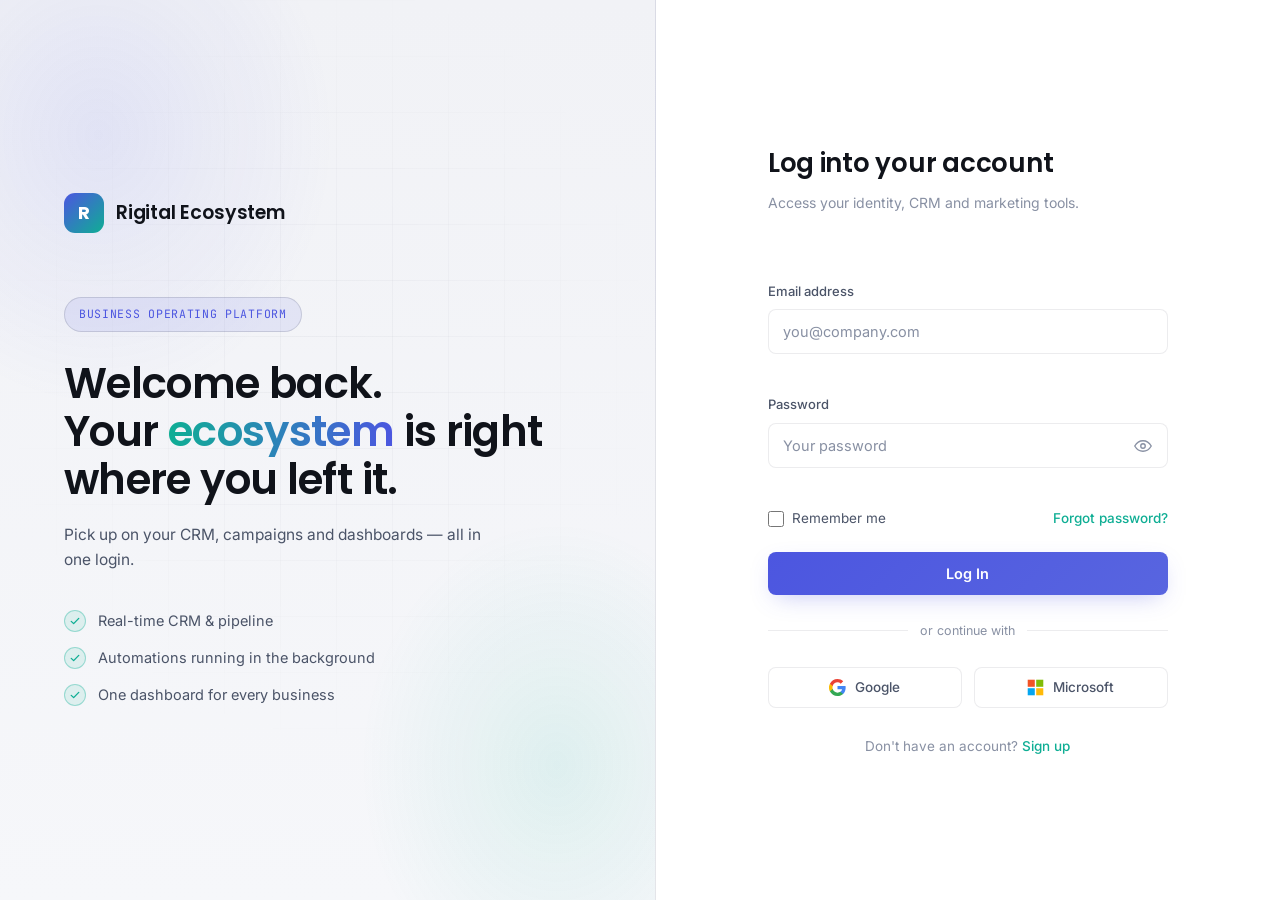
<file: signin.html>
<!DOCTYPE html>
<html lang="en">
<head>
<meta charset="UTF-8">
<title>Sign In — Rigital</title>
<meta name="viewport" content="width=device-width, initial-scale=1.0">
<link rel="preconnect" href="https://fonts.googleapis.com">
<link href="https://fonts.googleapis.com/css2?family=Poppins:wght@500;600;700&family=Inter:wght@400;500;600&family=JetBrains+Mono&display=swap" rel="stylesheet">
<style>
/* ============ TOKENS (same as index.html) ============ */
:root{
  --bg:            #ffffff;
  --bg-soft:       #f6f7fa;
  --panel:         #ffffff;
  --panel-2:       #f1f2f6;
  --card:          #ffffff;
  --card-hover:    #f7f8fb;
  --border:        rgba(15,23,42,0.08);
  --border-strong: rgba(15,23,42,0.14);
  --text:          #10131a;
  --text-dim:      #4b5468;
  --text-mute:     #8890a3;
  --teal:          #0fae94;
  --teal-dim:      rgba(15,174,148,0.10);
  --indigo:        #4c56e0;
  --indigo-dim:    rgba(76,86,224,0.10);
  --amber:         #b5791a;
  --danger:        #e0433f;

  --font-display:  'Poppins', 'Inter', sans-serif;
  --font-body:     'Inter', sans-serif;
  --font-mono:     'JetBrains Mono', monospace;

  --radius-sm: 8px;
  --radius-md: 14px;
  --radius-lg: 22px;
}

*{box-sizing:border-box; margin:0; padding:0;}
html{scroll-behavior:smooth;}
body{
  background:var(--bg);
  color:var(--text);
  font-family:var(--font-body);
  font-size:15px;
  line-height:1.6;
  -webkit-font-smoothing:antialiased;
}
img{max-width:100%; display:block;}
a{color:inherit; text-decoration:none;}
ul{list-style:none;}
button{font-family:inherit; cursor:pointer;}
svg{display:block;}

::selection{background:var(--teal); color:#ffffff;}
::-webkit-scrollbar{width:10px; height:10px;}
::-webkit-scrollbar-track{background:var(--bg);}
::-webkit-scrollbar-thumb{background:#dfe2ea; border-radius:10px;}
::-webkit-scrollbar-thumb:hover{background:#cbd0dc;}

/* ============ LAYOUT ============ */
.auth-wrap{
  min-height:100vh;
  display:grid;
  grid-template-columns: 1.05fr 1fr;
}
@media (max-width: 900px){
  .auth-wrap{ grid-template-columns: 1fr; }
  .auth-hero{ display:none; }
}

/* ---- Left: hero panel ---- */
.auth-hero{
  position:relative;
  background:
    radial-gradient(60% 50% at 15% 15%, var(--indigo-dim), transparent 60%),
    radial-gradient(50% 45% at 85% 85%, var(--teal-dim), transparent 60%),
    linear-gradient(180deg, var(--panel-2), var(--bg-soft));
  border-right:1px solid var(--border);
  padding:56px 64px;
  display:flex;
  flex-direction:column;
  justify-content:center;
  overflow:hidden;
}
.auth-hero::before{
  content:"";
  position:absolute; inset:0;
  background-image:
    linear-gradient(var(--border) 1px, transparent 1px),
    linear-gradient(90deg, var(--border) 1px, transparent 1px);
  background-size:56px 56px;
  mask-image: radial-gradient(ellipse 70% 60% at 50% 40%, black, transparent 75%);
  opacity:.5;
  pointer-events:none;
}

.brand{
  position:relative;
  display:flex; align-items:center; gap:12px;
  margin-bottom:64px;
}
.brand-mark{
  width:40px; height:40px;
  border-radius:11px;
  background:linear-gradient(135deg, var(--indigo), var(--teal));
  display:flex; align-items:center; justify-content:center;
  font-family:var(--font-display); font-weight:700; font-size:18px;
  color:#ffffff;
}
.brand-name{ font-family:var(--font-display); font-weight:600; font-size:19px; letter-spacing:-.01em; }

.eyebrow-pill{
  position:relative;
  display:inline-flex; align-items:center; gap:8px;
  width:fit-content;
  padding:7px 14px;
  border-radius:999px;
  background:var(--indigo-dim);
  border:1px solid var(--border-strong);
  font-family:var(--font-mono); font-size:11.5px; letter-spacing:.06em; text-transform:uppercase;
  color:var(--indigo);
  margin-bottom:28px;
}

.hero-headline{
  position:relative;
  font-family:var(--font-display);
  font-weight:600;
  font-size:42px;
  line-height:1.14;
  letter-spacing:-0.015em;
  color:var(--text);
  margin-bottom:20px;
  max-width:480px;
}
.hero-headline em{
  font-style:normal;
  background:linear-gradient(90deg, var(--teal), var(--indigo));
  -webkit-background-clip:text;
  background-clip:text;
  color:transparent;
}

.hero-sub{
  position:relative;
  color:var(--text-dim);
  font-size:15.5px;
  max-width:420px;
  margin-bottom:36px;
}

.hero-checks{ position:relative; display:flex; flex-direction:column; gap:14px; }
.hero-checks li{ display:flex; align-items:center; gap:12px; color:var(--text-dim); font-size:14.5px; }
.check-ico{
  flex:0 0 auto;
  width:22px; height:22px;
  border-radius:50%;
  background:var(--teal-dim);
  border:1px solid rgba(15,174,148,0.35);
  display:flex; align-items:center; justify-content:center;
}
.check-ico svg{ width:12px; height:12px; }

/* ---- Right: form panel ---- */
.auth-form-side{
  display:flex; align-items:center; justify-content:center;
  padding:40px 32px;
  background:var(--bg);
}
.auth-card{
  width:100%;
  max-width:400px;
}
.auth-card-head{ margin-bottom:32px; }
.auth-card-head h1{
  font-family:var(--font-display);
  font-weight:600;
  font-size:26px;
  letter-spacing:-0.01em;
  margin-bottom:8px;
}
.auth-card-head p{ color:var(--text-mute); font-size:14px; }

.field{ margin-bottom:18px; }
.field label{
  display:block;
  font-size:13px; font-weight:500;
  color:var(--text-dim);
  margin-bottom:8px;
}
.field-input-wrap{ position:relative; }
.field input{
  width:100%;
  background:var(--panel);
  border:1px solid var(--border);
  border-radius:var(--radius-sm);
  padding:13px 14px;
  font-family:var(--font-body);
  font-size:14.5px;
  color:var(--text);
  outline:none;
  transition:border-color .15s ease, background .15s ease;
}
.field input::placeholder{ color:var(--text-mute); }
.field input:hover{ border-color:var(--border-strong); }
.field input:focus{
  border-color:var(--teal);
  background:var(--panel-2);
  box-shadow:0 0 0 3px var(--teal-dim);
}
.field input.has-error{
  border-color:var(--danger);
}
.field-error{
  color:var(--danger);
  font-size:12.5px;
  margin-top:6px;
  min-height:16px;
}
.field-toggle{
  position:absolute; right:12px; top:50%; transform:translateY(-50%);
  color:var(--text-mute);
  background:none; border:none; cursor:pointer;
  display:flex; padding:4px;
}
.field-toggle:hover{ color:var(--text-dim); }

.field-row{
  display:flex; align-items:center; justify-content:space-between;
  margin-bottom:22px;
  font-size:13.5px;
}
.remember{ display:flex; align-items:center; gap:8px; color:var(--text-dim); }
.remember input[type="checkbox"]{
  width:16px; height:16px;
  accent-color:var(--teal);
}
.forgot-link{ color:var(--teal); font-weight:500; }
.forgot-link:hover{ text-decoration:underline; }

.btn-primary{
  width:100%;
  padding:13px 14px;
  border-radius:var(--radius-sm);
  background:linear-gradient(135deg, var(--indigo), #5865e0);
  color:#fff;
  font-weight:600;
  font-size:14.5px;
  border:none;
  cursor:pointer;
  transition:filter .15s ease, transform .15s ease;
  box-shadow:0 8px 24px -8px rgba(76,86,224,0.35);
}
.btn-primary:hover{ filter:brightness(1.08); transform:translateY(-1px); }
.btn-primary:disabled{ opacity:.7; cursor:not-allowed; transform:none; }

.form-status{
  text-align:center;
  font-size:13.5px;
  margin-bottom:16px;
  min-height:18px;
}
.form-status.success{ color:var(--teal); }
.form-status.error{ color:var(--danger); }

.divider{
  display:flex; align-items:center; gap:12px;
  margin:26px 0;
  color:var(--text-mute);
  font-size:12.5px;
}
.divider::before, .divider::after{
  content:""; flex:1; height:1px; background:var(--border);
}

.oauth-row{ display:flex; gap:12px; margin-bottom:28px; }
.btn-oauth{
  flex:1;
  display:flex; align-items:center; justify-content:center; gap:9px;
  padding:11px 14px;
  border-radius:var(--radius-sm);
  border:1px solid var(--border);
  background:var(--panel);
  color:var(--text-dim);
  font-size:13.5px; font-weight:500;
  transition:border-color .15s ease, background .15s ease, color .15s ease;
}
.btn-oauth:hover{ border-color:var(--border-strong); background:var(--card-hover); color:var(--text); }
.btn-oauth svg{ width:17px; height:17px; }

.auth-footer{
  text-align:center;
  color:var(--text-mute);
  font-size:13.5px;
}
.auth-footer a{ color:var(--teal); font-weight:500; }
.auth-footer a:hover{ text-decoration:underline; }
</style>
</head>
<body>

<div class="auth-wrap">

  <!-- LEFT: hero -->
  <aside class="auth-hero">
    <div class="brand">
      <div class="brand-mark">R</div>
      <div class="brand-name">Rigital Ecosystem</div>
    </div>

    <span class="eyebrow-pill">Business Operating Platform</span>

    <h1 class="hero-headline">Welcome back.<br>Your <em>ecosystem</em> is right where you left it.</h1>
    <p class="hero-sub">Pick up on your CRM, campaigns and dashboards — all in one login.</p>

    <ul class="hero-checks">
      <li><span class="check-ico"><svg viewBox="0 0 16 16" fill="none"><path d="M3 8.5L6.2 11.5L13 4.5" stroke="#0fae94" stroke-width="1.8" stroke-linecap="round" stroke-linejoin="round"/></svg></span>Real-time CRM &amp; pipeline</li>
      <li><span class="check-ico"><svg viewBox="0 0 16 16" fill="none"><path d="M3 8.5L6.2 11.5L13 4.5" stroke="#0fae94" stroke-width="1.8" stroke-linecap="round" stroke-linejoin="round"/></svg></span>Automations running in the background</li>
      <li><span class="check-ico"><svg viewBox="0 0 16 16" fill="none"><path d="M3 8.5L6.2 11.5L13 4.5" stroke="#0fae94" stroke-width="1.8" stroke-linecap="round" stroke-linejoin="round"/></svg></span>One dashboard for every business</li>
    </ul>
  </aside>

  <!-- RIGHT: form -->
  <section class="auth-form-side">
    <div class="auth-card">
      <div class="auth-card-head">
        <h1>Log into your account</h1>
        <p>Access your identity, CRM and marketing tools.</p>
      </div>

      <p id="formStatus" class="form-status"></p>

      <form id="signinForm">
        <div class="field">
          <label for="email">Email address</label>
          <div class="field-input-wrap">
            <input type="email" id="email" placeholder="you@company.com" required>
          </div>
          <div class="field-error" id="err-email"></div>
        </div>

        <div class="field">
          <label for="password">Password</label>
          <div class="field-input-wrap">
            <input type="password" id="password" placeholder="Your password" required>
            <button type="button" class="field-toggle toggle-visibility" data-target="password" aria-label="Show password">
              <svg width="18" height="18" viewBox="0 0 24 24" fill="none" stroke="currentColor" stroke-width="1.8" stroke-linecap="round" stroke-linejoin="round">
                <path d="M1 12s4-7 11-7 11 7 11 7-4 7-11 7-11-7-11-7z"/>
                <circle cx="12" cy="12" r="3"/>
              </svg>
            </button>
          </div>
          <div class="field-error" id="err-password"></div>
        </div>

        <div class="field-row">
          <label class="remember"><input type="checkbox"> Remember me</label>
          <a href="#" class="forgot-link">Forgot password?</a>
        </div>

        <button type="submit" class="btn-primary" id="submitBtn">Log In</button>
      </form>

      <div class="divider">or continue with</div>

      <div class="oauth-row">
        <button class="btn-oauth btn-social" type="button" data-provider="google">
          <svg viewBox="0 0 24 24"><path fill="#4285F4" d="M23.52 12.27c0-.85-.08-1.67-.22-2.45H12v4.64h6.47a5.53 5.53 0 0 1-2.4 3.63v3h3.88c2.27-2.09 3.57-5.17 3.57-8.82z"/><path fill="#34A853" d="M12 24c3.24 0 5.96-1.07 7.95-2.91l-3.88-3c-1.08.73-2.46 1.16-4.07 1.16-3.13 0-5.78-2.11-6.73-4.96H1.27v3.1A12 12 0 0 0 12 24z"/><path fill="#FBBC05" d="M5.27 14.29a7.2 7.2 0 0 1 0-4.58v-3.1H1.27a12 12 0 0 0 0 10.78l4-3.1z"/><path fill="#EA4335" d="M12 4.75c1.77 0 3.35.61 4.6 1.8l3.44-3.44C17.95 1.19 15.24 0 12 0A12 12 0 0 0 1.27 6.61l4 3.1C6.22 6.86 8.87 4.75 12 4.75z"/></svg>
          Google
        </button>
        <button class="btn-oauth btn-social" type="button" data-provider="microsoft">
          <svg viewBox="0 0 24 24"><path fill="#F35325" d="M1 1h10v10H1z"/><path fill="#81BC06" d="M13 1h10v10H13z"/><path fill="#05A6F0" d="M1 13h10v10H1z"/><path fill="#FFBA08" d="M13 13h10v10H13z"/></svg>
          Microsoft
        </button>
      </div>

      <p class="auth-footer">Don't have an account? <a href="signup.html">Sign up</a></p>
    </div>
  </section>

</div>
<script src="js/api.js"></script>
<script src="js/auth.js"></script>
<script>
  // Toggle password visibility (kept separate — auth.js already binds
  // .toggle-visibility clicks too, but this stays harmless/idempotent
  // since it just flips input type based on current state)
</script>

</body>
</html>
</file>
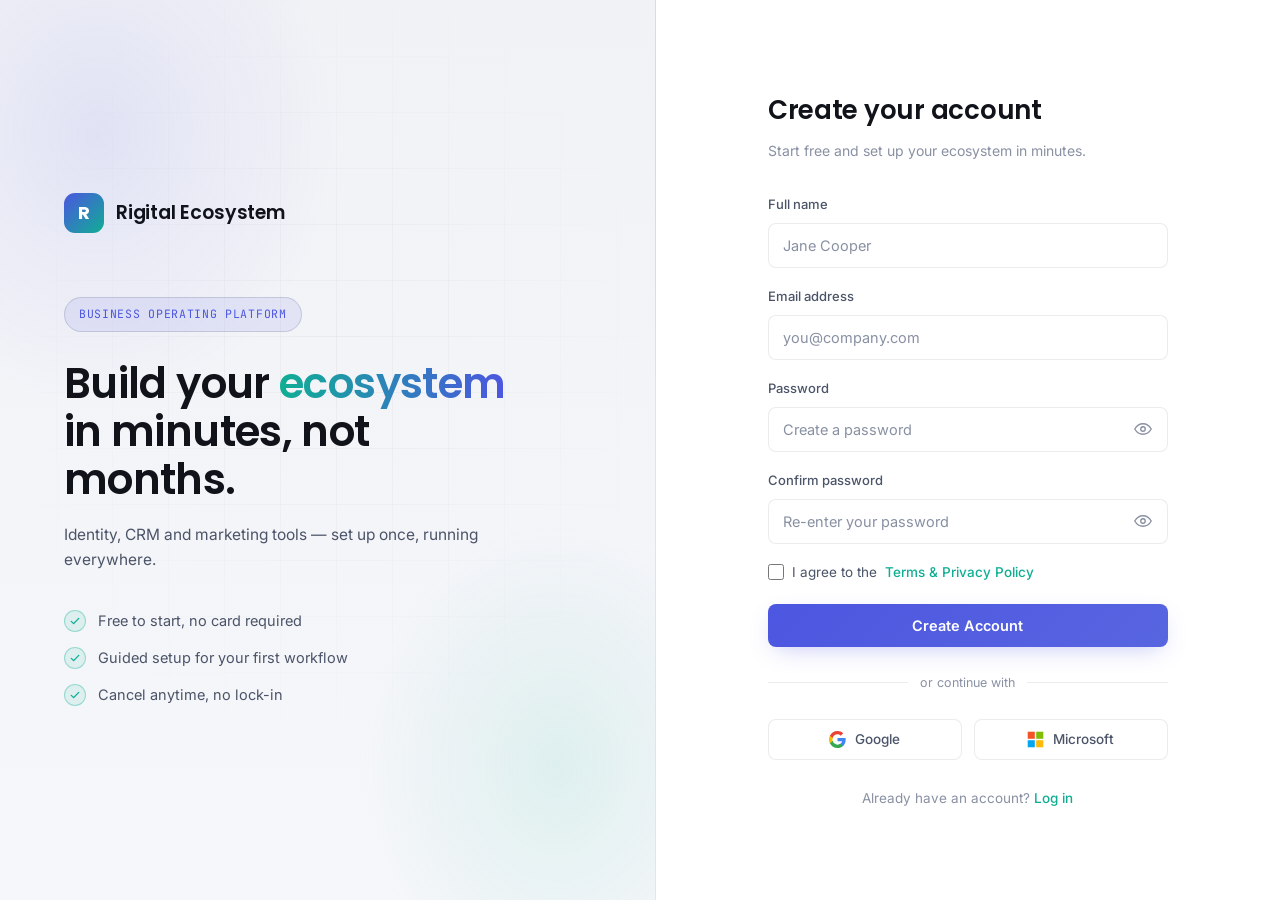
<file: signup.html>
<!DOCTYPE html>
<html lang="en">
<head>
<meta charset="UTF-8">
<title>Sign Up — Rigital</title>
<meta name="viewport" content="width=device-width, initial-scale=1.0">
<link rel="preconnect" href="https://fonts.googleapis.com">
<link href="https://fonts.googleapis.com/css2?family=Poppins:wght@500;600;700&family=Inter:wght@400;500;600&family=JetBrains+Mono&display=swap" rel="stylesheet">
<style>
/* ============ TOKENS (same as index.html) ============ */
:root{
  --bg:            #ffffff;
  --bg-soft:       #f6f7fa;
  --panel:         #ffffff;
  --panel-2:       #f1f2f6;
  --card:          #ffffff;
  --card-hover:    #f7f8fb;
  --border:        rgba(15,23,42,0.08);
  --border-strong: rgba(15,23,42,0.14);
  --text:          #10131a;
  --text-dim:      #4b5468;
  --text-mute:     #8890a3;
  --teal:          #0fae94;
  --teal-dim:      rgba(15,174,148,0.10);
  --indigo:        #4c56e0;
  --indigo-dim:    rgba(76,86,224,0.10);
  --amber:         #b5791a;
  --danger:        #e0433f;

  --font-display:  'Poppins', 'Inter', sans-serif;
  --font-body:     'Inter', sans-serif;
  --font-mono:     'JetBrains Mono', monospace;

  --radius-sm: 8px;
  --radius-md: 14px;
  --radius-lg: 22px;
}

*{box-sizing:border-box; margin:0; padding:0;}
html{scroll-behavior:smooth;}
body{
  background:var(--bg);
  color:var(--text);
  font-family:var(--font-body);
  font-size:15px;
  line-height:1.6;
  -webkit-font-smoothing:antialiased;
}
img{max-width:100%; display:block;}
a{color:inherit; text-decoration:none;}
ul{list-style:none;}
button{font-family:inherit; cursor:pointer;}
svg{display:block;}

::selection{background:var(--teal); color:#ffffff;}
::-webkit-scrollbar{width:10px; height:10px;}
::-webkit-scrollbar-track{background:var(--bg);}
::-webkit-scrollbar-thumb{background:#dfe2ea; border-radius:10px;}
::-webkit-scrollbar-thumb:hover{background:#cbd0dc;}

/* ============ LAYOUT ============ */
.auth-wrap{
  min-height:100vh;
  display:grid;
  grid-template-columns: 1.05fr 1fr;
}
@media (max-width: 900px){
  .auth-wrap{ grid-template-columns: 1fr; }
  .auth-hero{ display:none; }
}

/* ---- Left: hero panel ---- */
.auth-hero{
  position:relative;
  background:
    radial-gradient(60% 50% at 15% 15%, var(--indigo-dim), transparent 60%),
    radial-gradient(50% 45% at 85% 85%, var(--teal-dim), transparent 60%),
    linear-gradient(180deg, var(--panel-2), var(--bg-soft));
  border-right:1px solid var(--border);
  padding:56px 64px;
  display:flex;
  flex-direction:column;
  justify-content:center;
  overflow:hidden;
}
.auth-hero::before{
  content:"";
  position:absolute; inset:0;
  background-image:
    linear-gradient(var(--border) 1px, transparent 1px),
    linear-gradient(90deg, var(--border) 1px, transparent 1px);
  background-size:56px 56px;
  mask-image: radial-gradient(ellipse 70% 60% at 50% 40%, black, transparent 75%);
  opacity:.5;
  pointer-events:none;
}

.brand{
  position:relative;
  display:flex; align-items:center; gap:12px;
  margin-bottom:64px;
}
.brand-mark{
  width:40px; height:40px;
  border-radius:11px;
  background:linear-gradient(135deg, var(--indigo), var(--teal));
  display:flex; align-items:center; justify-content:center;
  font-family:var(--font-display); font-weight:700; font-size:18px;
  color:#ffffff;
}
.brand-name{ font-family:var(--font-display); font-weight:600; font-size:19px; letter-spacing:-.01em; }

.eyebrow-pill{
  position:relative;
  display:inline-flex; align-items:center; gap:8px;
  width:fit-content;
  padding:7px 14px;
  border-radius:999px;
  background:var(--indigo-dim);
  border:1px solid var(--border-strong);
  font-family:var(--font-mono); font-size:11.5px; letter-spacing:.06em; text-transform:uppercase;
  color:var(--indigo);
  margin-bottom:28px;
}

.hero-headline{
  position:relative;
  font-family:var(--font-display);
  font-weight:600;
  font-size:42px;
  line-height:1.14;
  letter-spacing:-0.015em;
  color:var(--text);
  margin-bottom:20px;
  max-width:480px;
}
.hero-headline em{
  font-style:normal;
  background:linear-gradient(90deg, var(--teal), var(--indigo));
  -webkit-background-clip:text;
  background-clip:text;
  color:transparent;
}

.hero-sub{
  position:relative;
  color:var(--text-dim);
  font-size:15.5px;
  max-width:420px;
  margin-bottom:36px;
}

.hero-checks{ position:relative; display:flex; flex-direction:column; gap:14px; }
.hero-checks li{ display:flex; align-items:center; gap:12px; color:var(--text-dim); font-size:14.5px; }
.check-ico{
  flex:0 0 auto;
  width:22px; height:22px;
  border-radius:50%;
  background:var(--teal-dim);
  border:1px solid rgba(15,174,148,0.35);
  display:flex; align-items:center; justify-content:center;
}
.check-ico svg{ width:12px; height:12px; }

/* ---- Right: form panel ---- */
.auth-form-side{
  display:flex; align-items:center; justify-content:center;
  padding:40px 32px;
  background:var(--bg);
}
.auth-card{
  width:100%;
  max-width:400px;
}
.auth-card-head{ margin-bottom:32px; }
.auth-card-head h1{
  font-family:var(--font-display);
  font-weight:600;
  font-size:26px;
  letter-spacing:-0.01em;
  margin-bottom:8px;
}
.auth-card-head p{ color:var(--text-mute); font-size:14px; }

.field{ margin-bottom:18px; }
.field label{
  display:block;
  font-size:13px; font-weight:500;
  color:var(--text-dim);
  margin-bottom:8px;
}
.field-input-wrap{ position:relative; }
.field input{
  width:100%;
  background:var(--panel);
  border:1px solid var(--border);
  border-radius:var(--radius-sm);
  padding:13px 14px;
  font-family:var(--font-body);
  font-size:14.5px;
  color:var(--text);
  outline:none;
  transition:border-color .15s ease, background .15s ease;
}
.field input::placeholder{ color:var(--text-mute); }
.field input:hover{ border-color:var(--border-strong); }
.field input:focus{
  border-color:var(--teal);
  background:var(--panel-2);
  box-shadow:0 0 0 3px var(--teal-dim);
}
.field-toggle{
  position:absolute; right:12px; top:50%; transform:translateY(-50%);
  color:var(--text-mute);
  background:none; border:none; cursor:pointer;
  display:flex; padding:4px;
}
.field-toggle:hover{ color:var(--text-dim); }

.field-row{
  display:flex; align-items:center;
  margin-bottom:22px;
  font-size:13.5px;
}
.remember{ display:flex; align-items:flex-start; gap:8px; color:var(--text-dim); line-height:1.5; }
.remember input[type="checkbox"]{ margin-top:2px; flex:0 0 auto; }
.remember input[type="checkbox"]{
  width:16px; height:16px;
  accent-color:var(--teal);
}
.forgot-link{ color:var(--teal); font-weight:500; }
.forgot-link:hover{ text-decoration:underline; }

.btn-primary{
  width:100%;
  padding:13px 14px;
  border-radius:var(--radius-sm);
  background:linear-gradient(135deg, var(--indigo), #5865e0);
  color:#fff;
  font-weight:600;
  font-size:14.5px;
  border:none;
  cursor:pointer;
  transition:filter .15s ease, transform .15s ease;
  box-shadow:0 8px 24px -8px rgba(76,86,224,0.35);
}
.btn-primary:hover{ filter:brightness(1.08); transform:translateY(-1px); }

.divider{
  display:flex; align-items:center; gap:12px;
  margin:26px 0;
  color:var(--text-mute);
  font-size:12.5px;
}
.divider::before, .divider::after{
  content:""; flex:1; height:1px; background:var(--border);
}

.oauth-row{ display:flex; gap:12px; margin-bottom:28px; }
.btn-oauth{
  flex:1;
  display:flex; align-items:center; justify-content:center; gap:9px;
  padding:11px 14px;
  border-radius:var(--radius-sm);
  border:1px solid var(--border);
  background:var(--panel);
  color:var(--text-dim);
  font-size:13.5px; font-weight:500;
  transition:border-color .15s ease, background .15s ease, color .15s ease;
}
.btn-oauth:hover{ border-color:var(--border-strong); background:var(--card-hover); color:var(--text); }
.btn-oauth svg{ width:17px; height:17px; }

.auth-footer{
  text-align:center;
  color:var(--text-mute);
  font-size:13.5px;
}
.auth-footer a{ color:var(--teal); font-weight:500; }
.auth-footer a:hover{ text-decoration:underline; }
</style>
</head>
<body>

<div class="auth-wrap">

  <!-- LEFT: hero -->
  <aside class="auth-hero">
    <div class="brand">
      <div class="brand-mark">R</div>
      <div class="brand-name">Rigital Ecosystem</div>
    </div>

    <span class="eyebrow-pill">Business Operating Platform</span>

    <h1 class="hero-headline">Build your <em>ecosystem</em> in minutes, not months.</h1>
    <p class="hero-sub">Identity, CRM and marketing tools — set up once, running everywhere.</p>

    <ul class="hero-checks">
      <li><span class="check-ico"><svg viewBox="0 0 16 16" fill="none"><path d="M3 8.5L6.2 11.5L13 4.5" stroke="#0fae94" stroke-width="1.8" stroke-linecap="round" stroke-linejoin="round"/></svg></span>Free to start, no card required</li>
      <li><span class="check-ico"><svg viewBox="0 0 16 16" fill="none"><path d="M3 8.5L6.2 11.5L13 4.5" stroke="#0fae94" stroke-width="1.8" stroke-linecap="round" stroke-linejoin="round"/></svg></span>Guided setup for your first workflow</li>
      <li><span class="check-ico"><svg viewBox="0 0 16 16" fill="none"><path d="M3 8.5L6.2 11.5L13 4.5" stroke="#0fae94" stroke-width="1.8" stroke-linecap="round" stroke-linejoin="round"/></svg></span>Cancel anytime, no lock-in</li>
    </ul>
  </aside>

  <!-- RIGHT: form -->
  <section class="auth-form-side">
    <div class="auth-card">
      <div class="auth-card-head">
        <h1>Create your account</h1>
        <p>Start free and set up your ecosystem in minutes.</p>
      </div>

      <form>
        <div class="field">
          <label for="name">Full name</label>
          <div class="field-input-wrap">
            <input type="text" id="name" placeholder="Jane Cooper" required>
          </div>
        </div>

        <div class="field">
          <label for="email">Email address</label>
          <div class="field-input-wrap">
            <input type="email" id="email" placeholder="you@company.com" required>
          </div>
        </div>

        <div class="field">
          <label for="password">Password</label>
          <div class="field-input-wrap">
            <input type="password" id="password" placeholder="Create a password" required>
            <button type="button" class="field-toggle" aria-label="Show password">
              <svg width="18" height="18" viewBox="0 0 24 24" fill="none" stroke="currentColor" stroke-width="1.8" stroke-linecap="round" stroke-linejoin="round">
                <path d="M1 12s4-7 11-7 11 7 11 7-4 7-11 7-11-7-11-7z"/>
                <circle cx="12" cy="12" r="3"/>
              </svg>
            </button>
          </div>
        </div>

        <div class="field">
          <label for="confirm-password">Confirm password</label>
          <div class="field-input-wrap">
            <input type="password" id="confirm-password" placeholder="Re-enter your password" required>
            <button type="button" class="field-toggle" aria-label="Show password">
              <svg width="18" height="18" viewBox="0 0 24 24" fill="none" stroke="currentColor" stroke-width="1.8" stroke-linecap="round" stroke-linejoin="round">
                <path d="M1 12s4-7 11-7 11 7 11 7-4 7-11 7-11-7-11-7z"/>
                <circle cx="12" cy="12" r="3"/>
              </svg>
            </button>
          </div>
        </div>

        <div class="field-row">
          <label class="remember"><input type="checkbox" required> I agree to the <a href="#" class="forgot-link">Terms &amp; Privacy Policy</a></label>
        </div>

        <button type="submit" class="btn-primary">Create Account</button>
      </form>

      <div class="divider">or continue with</div>

      <div class="oauth-row">
        <button class="btn-oauth" type="button">
          <svg viewBox="0 0 24 24"><path fill="#4285F4" d="M23.52 12.27c0-.85-.08-1.67-.22-2.45H12v4.64h6.47a5.53 5.53 0 0 1-2.4 3.63v3h3.88c2.27-2.09 3.57-5.17 3.57-8.82z"/><path fill="#34A853" d="M12 24c3.24 0 5.96-1.07 7.95-2.91l-3.88-3c-1.08.73-2.46 1.16-4.07 1.16-3.13 0-5.78-2.11-6.73-4.96H1.27v3.1A12 12 0 0 0 12 24z"/><path fill="#FBBC05" d="M5.27 14.29a7.2 7.2 0 0 1 0-4.58v-3.1H1.27a12 12 0 0 0 0 10.78l4-3.1z"/><path fill="#EA4335" d="M12 4.75c1.77 0 3.35.61 4.6 1.8l3.44-3.44C17.95 1.19 15.24 0 12 0A12 12 0 0 0 1.27 6.61l4 3.1C6.22 6.86 8.87 4.75 12 4.75z"/></svg>
          Google
        </button>
        <button class="btn-oauth" type="button">
          <svg viewBox="0 0 24 24"><path fill="#F35325" d="M1 1h10v10H1z"/><path fill="#81BC06" d="M13 1h10v10H13z"/><path fill="#05A6F0" d="M1 13h10v10H1z"/><path fill="#FFBA08" d="M13 13h10v10H13z"/></svg>
          Microsoft
        </button>
      </div>

      <p class="auth-footer">Already have an account? <a href="signin.html">Log in</a></p>
    </div>
  </section>

</div>
<script src="js/api.js"></script> 
<script src="js/auth.js"></script>
<script>
  // Toggle password visibility
  document.querySelectorAll('.field-toggle').forEach(function(btn){
    btn.addEventListener('click', function(){
      var input = btn.previousElementSibling;
      var showing = input.type === 'text';
      input.type = showing ? 'password' : 'text';

      var eyeOpen = '<path d="M1 12s4-7 11-7 11 7 11 7-4 7-11 7-11-7-11-7z"/><circle cx="12" cy="12" r="3"/>';
      var eyeClosed = '<path d="M17.94 17.94A10.94 10.94 0 0 1 12 19c-7 0-11-7-11-7a18.5 18.5 0 0 1 4.22-5.06M9.9 4.24A10.94 10.94 0 0 1 12 4c7 0 11 7 11 7a18.5 18.5 0 0 1-2.16 3.19m-6.72-1.07a3 3 0 1 1-4.24-4.24"/><path d="M1 1l22 22"/>';

      btn.querySelector('svg').innerHTML = showing ? eyeOpen : eyeClosed;
      btn.setAttribute('aria-label', showing ? 'Show password' : 'Hide password');
    });
  });

  // Handle sign up submit
document.querySelector('form').addEventListener('submit', async function(e){
  e.preventDefault();

  var pw = document.getElementById('password').value;
  var confirmPw = document.getElementById('confirm-password').value;
  if (pw !== confirmPw){
    alert("Passwords don't match.");
    return;
  }

  var fullName = document.getElementById('name').value;
  var email = document.getElementById('email').value;

  try {
    var data = await RigitalAPI.signup(fullName, email, pw);
    localStorage.setItem('rigital_token', data.token);
    if (window.RigitalUser) window.RigitalUser.set(data.user.fullName);
    window.location.href = 'dashboard.html';
  } catch (err) {
    alert(err.message);
  }
});
</script>

</body>
</html>
</file>
